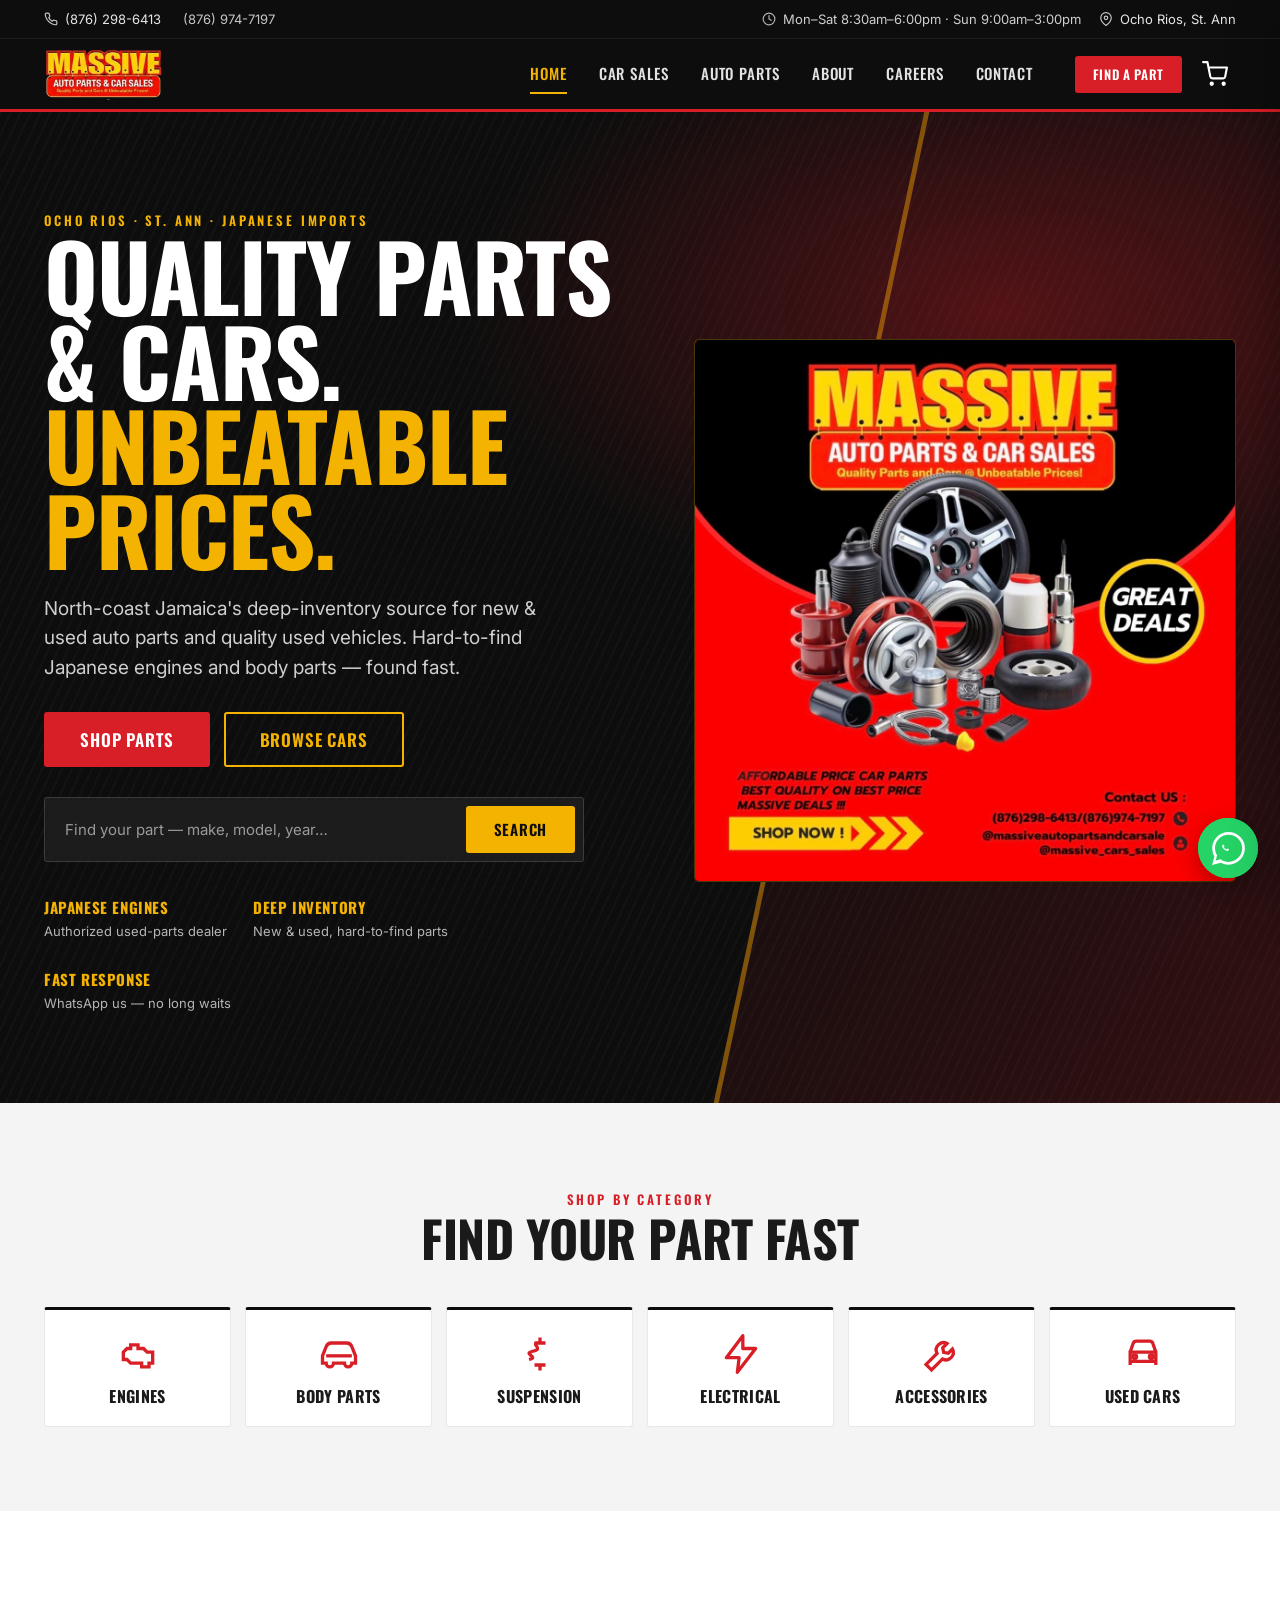
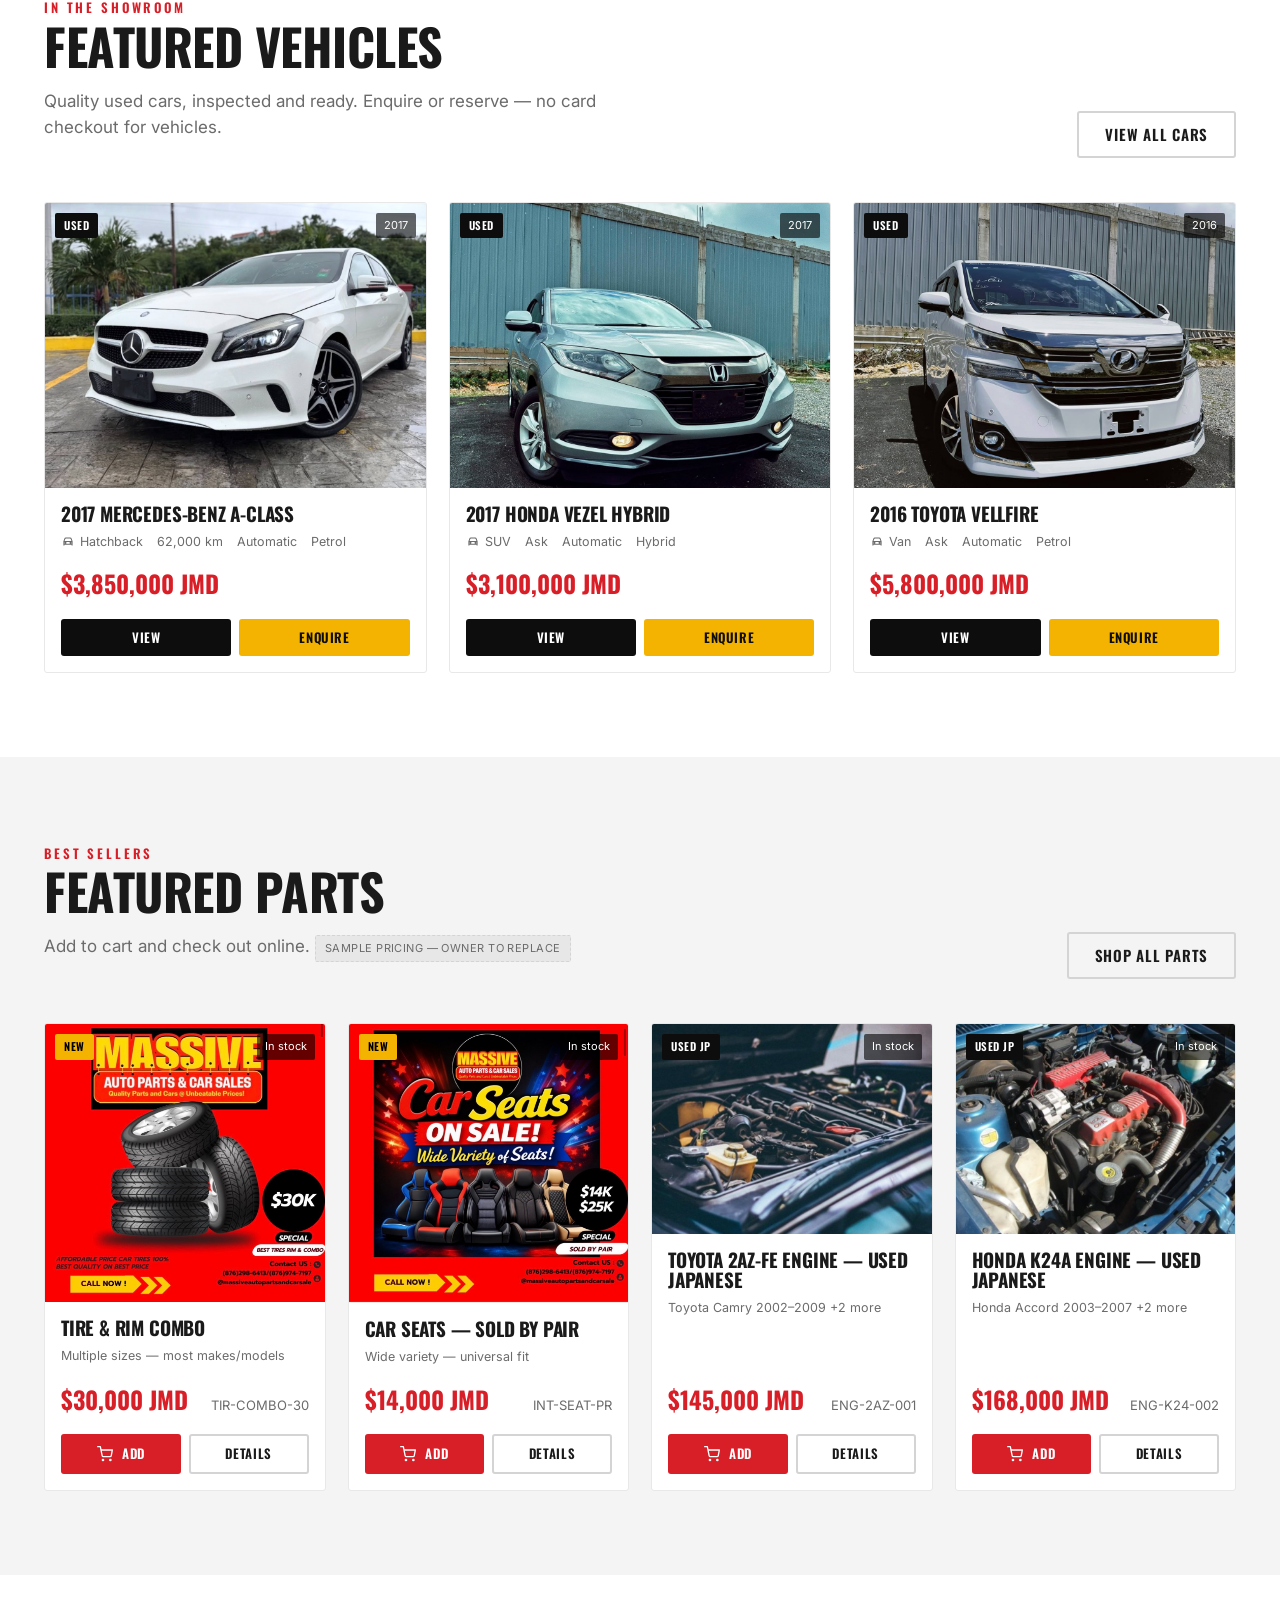
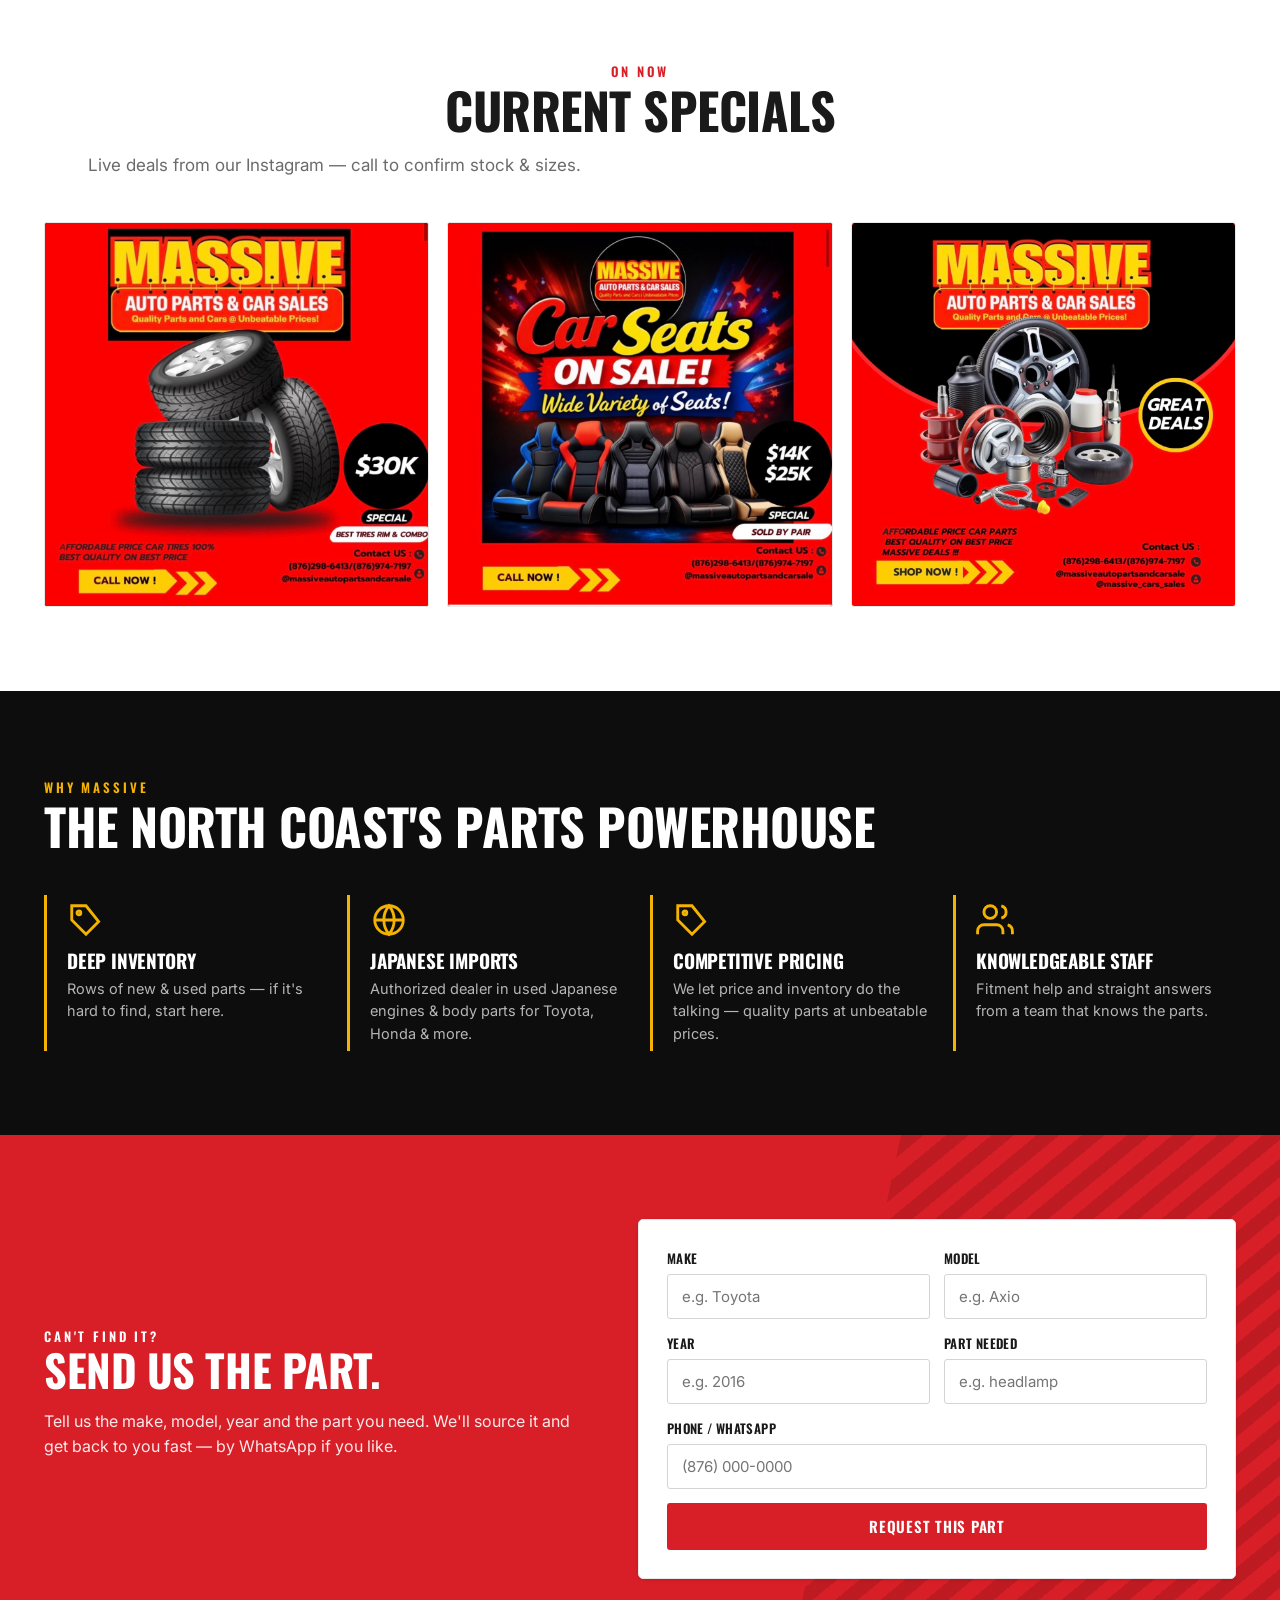
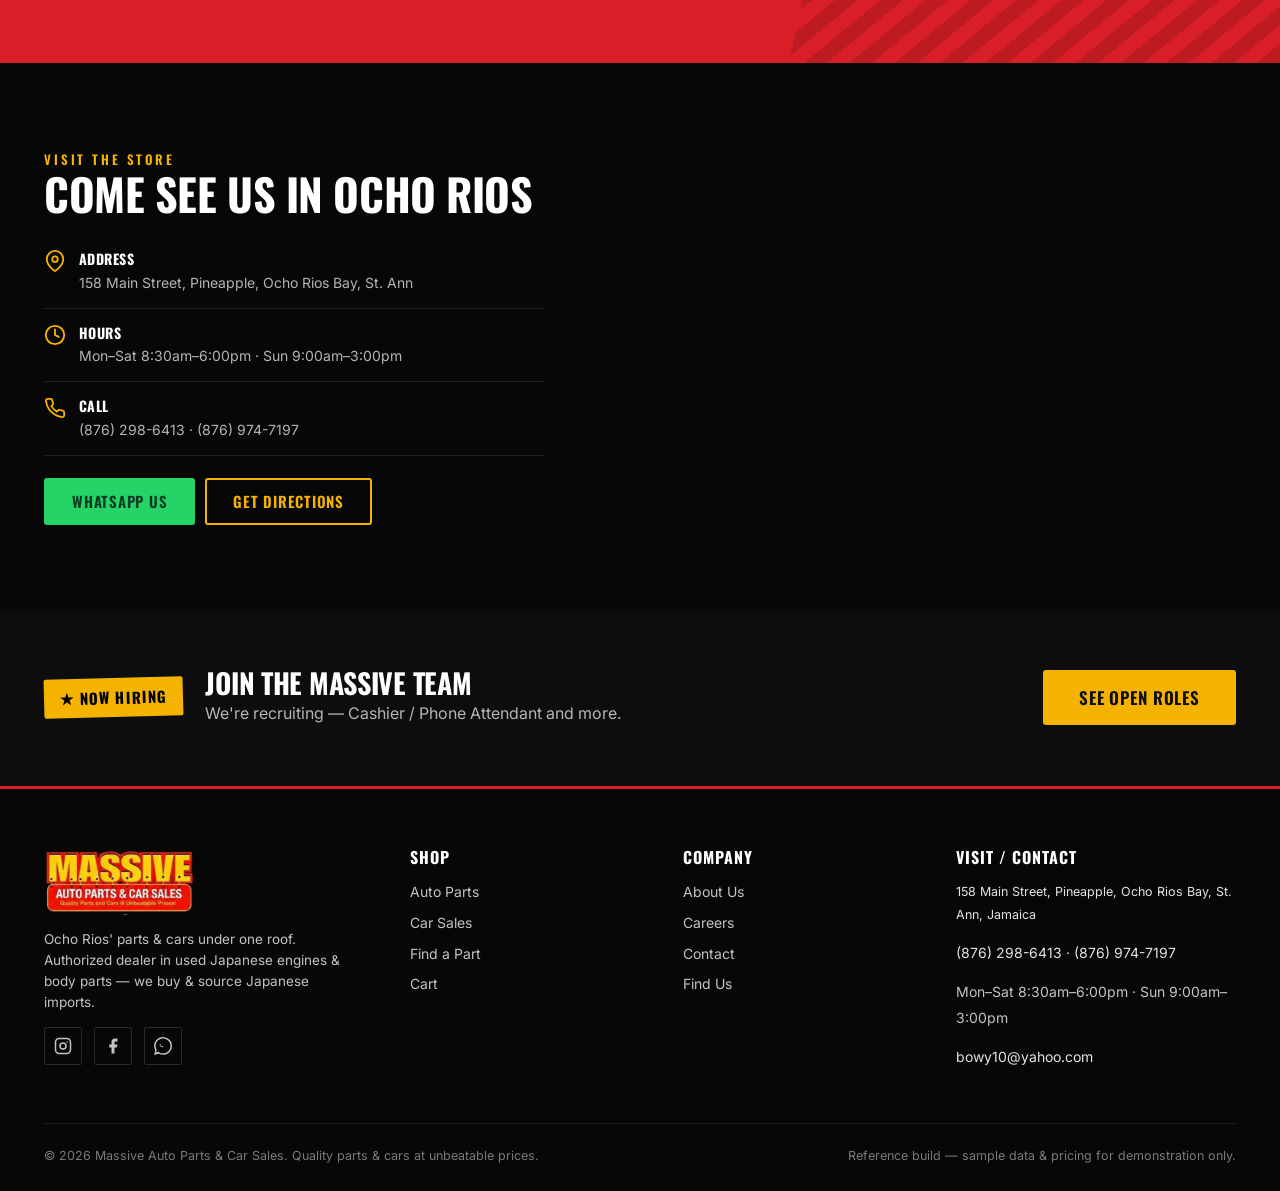
<file: index.html>
<!DOCTYPE html>
<html lang="en">
<head>
<meta charset="UTF-8">
<meta name="viewport" content="width=device-width, initial-scale=1.0">
<title>Massive Auto Parts &amp; Car Sales — Quality Parts &amp; Cars, Ocho Rios</title>
<meta name="description" content="Massive Auto Parts & Car Sales — Ocho Rios' deepest auto-parts inventory and car sales. Authorized dealer in used Japanese engines & body parts. Quality parts and cars at unbeatable prices.">
<link rel="preconnect" href="https://fonts.googleapis.com">
<link rel="preconnect" href="https://fonts.gstatic.com" crossorigin>
<link href="https://fonts.googleapis.com/css2?family=Oswald:wght@400;500;600;700&family=Anton&family=Inter:wght@400;500;600;700&display=swap" rel="stylesheet">
<link rel="stylesheet" href="assets/css/styles.css">
<script type="application/ld+json">
{
  "@context":"https://schema.org",
  "@type":["AutoPartsStore","AutoDealer","LocalBusiness"],
  "name":"Massive Auto Parts & Car Sales",
  "image":"",
  "address":{"@type":"PostalAddress","streetAddress":"158 Main Street, Pineapple","addressLocality":"Ocho Rios Bay","addressRegion":"St. Ann","addressCountry":"JM"},
  "geo":{"@type":"GeoCoordinates","latitude":18.4119,"longitude":-77.09812},
  "telephone":"+18762986413",
  "openingHours":["Mo-Sa 08:30-18:00","Su 09:00-15:00"],
  "slogan":"Quality Parts and Cars @ Unbeatable Prices!"
}
</script>
</head>
<body data-page="home">
<div id="site-header-slot"></div>

<!-- ===================== HERO ===================== -->
<section class="hero" data-screen-label="Home Hero">
  <div class="speedbar"></div>
  <div class="container">
    <div class="hero-grid">
      <div>
        <span class="eyebrow on-dark">Ocho Rios · St. Ann · Japanese Imports</span>
        <h1>Quality Parts<br>&amp; Cars.<br><span class="l2">Unbeatable Prices.</span></h1>
        <p class="lede">North-coast Jamaica's deep-inventory source for new &amp; used auto parts and quality used vehicles. Hard-to-find Japanese engines and body parts — found fast.</p>
        <div class="hero-cta">
          <a class="btn btn-red btn-lg" href="parts.html">Shop Parts</a>
          <a class="btn btn-gold-outline btn-lg" href="cars.html">Browse Cars</a>
        </div>
        <form class="hero-search" action="parts.html" method="get" role="search">
          <input type="text" name="q" placeholder="Find your part — make, model, year…" aria-label="Search parts">
          <button class="btn btn-gold" type="submit">Search</button>
        </form>
        <div class="hero-badges">
          <div class="hero-badge"><b>Japanese Engines</b><span>Authorized used-parts dealer</span></div>
          <div class="hero-badge"><b>Deep Inventory</b><span>New &amp; used, hard-to-find parts</span></div>
          <div class="hero-badge"><b>Fast Response</b><span>WhatsApp us — no long waits</span></div>
        </div>
      </div>
      <div class="hero-visual hero-flyer">
        <img src="assets/img/hero-deals.jpg" alt="Massive Auto Parts & Car Sales — great deals on affordable car parts">
      </div>
    </div>
  </div>
</section>

<!-- ===================== QUICK-PICK CATEGORIES ===================== -->
<section class="section light">
  <div class="container">
    <div class="section-head center">
      <span class="eyebrow">Shop by category</span>
      <h2>Find Your Part Fast</h2>
    </div>
    <div class="cat-grid" id="catGrid"></div>
  </div>
</section>

<!-- ===================== FEATURED VEHICLES ===================== -->
<section class="section">
  <div class="container">
    <div class="section-head" style="display:flex;justify-content:space-between;align-items:flex-end;gap:20px;flex-wrap:wrap">
      <div>
        <span class="eyebrow">In the showroom</span>
        <h2>Featured Vehicles</h2>
        <p>Quality used cars, inspected and ready. Enquire or reserve — no card checkout for vehicles.</p>
      </div>
      <a class="btn btn-ghost" href="cars.html">View All Cars</a>
    </div>
    <div class="card-grid grid-3" id="featuredVehicles"></div>
  </div>
</section>

<!-- ===================== FEATURED PARTS ===================== -->
<section class="section light">
  <div class="container">
    <div class="section-head" style="display:flex;justify-content:space-between;align-items:flex-end;gap:20px;flex-wrap:wrap">
      <div>
        <span class="eyebrow">Best sellers</span>
        <h2>Featured Parts</h2>
        <p>Add to cart and check out online. <span class="sample-note">Sample pricing — owner to replace</span></p>
      </div>
      <a class="btn btn-ghost" href="parts.html">Shop All Parts</a>
    </div>
    <div class="card-grid grid-4" id="featuredParts"></div>
  </div>
</section>

<!-- ===================== CURRENT SPECIALS ===================== -->
<section class="section">
  <div class="container">
    <div class="section-head center">
      <span class="eyebrow">On now</span>
      <h2>Current Specials</h2>
      <p>Live deals from our Instagram — call to confirm stock &amp; sizes.</p>
    </div>
    <div class="specials-grid">
      <a class="special-tile" href="parts.html?cat=Tires%20%26%20Rims">
        <img src="assets/img/promo-tires.jpg" alt="Tire and rim combo special from $30K" loading="lazy">
      </a>
      <a class="special-tile" href="parts.html?cat=Interior">
        <img src="assets/img/promo-seats.jpg" alt="Car seats on sale, wide variety, from $14K" loading="lazy">
      </a>
      <a class="special-tile" href="parts.html">
        <img src="assets/img/promo-parts.jpg" alt="Great deals on affordable price car parts" loading="lazy">
      </a>
    </div>
  </div>
</section>

<!-- ===================== WHY MASSIVE ===================== -->
<section class="section dark">
  <div class="container">
    <div class="section-head">
      <span class="eyebrow on-dark">Why Massive</span>
      <h2>The North Coast's Parts Powerhouse</h2>
    </div>
    <div class="value-grid">
      <div class="value-card">
        <div class="vc-ic" id="vi1"></div>
        <h4>Deep Inventory</h4>
        <p>Rows of new &amp; used parts — if it's hard to find, start here.</p>
      </div>
      <div class="value-card">
        <div class="vc-ic" id="vi2"></div>
        <h4>Japanese Imports</h4>
        <p>Authorized dealer in used Japanese engines &amp; body parts for Toyota, Honda &amp; more.</p>
      </div>
      <div class="value-card">
        <div class="vc-ic" id="vi3"></div>
        <h4>Competitive Pricing</h4>
        <p>We let price and inventory do the talking — quality parts at unbeatable prices.</p>
      </div>
      <div class="value-card">
        <div class="vc-ic" id="vi4"></div>
        <h4>Knowledgeable Staff</h4>
        <p>Fitment help and straight answers from a team that knows the parts.</p>
      </div>
    </div>
  </div>
</section>

<!-- ===================== PARTS REQUEST STRIP ===================== -->
<section class="section request-strip" id="parts-request">
  <div class="container">
    <div class="request-inner">
      <div>
        <span class="eyebrow on-dark" style="color:#fff">Can't find it?</span>
        <h2>Send Us The Part.</h2>
        <p>Tell us the make, model, year and the part you need. We'll source it and get back to you fast — by WhatsApp if you like.</p>
      </div>
      <div class="form-card" style="color:var(--ink)">
        <form class="form" data-demo-form>
          <div class="hp"><label>Leave blank<input type="text" tabindex="-1" autocomplete="off"></label></div>
          <div class="row">
            <div class="field"><label>Make</label><input type="text" name="make" placeholder="e.g. Toyota" required></div>
            <div class="field"><label>Model</label><input type="text" name="model" placeholder="e.g. Axio"></div>
          </div>
          <div class="row">
            <div class="field"><label>Year</label><input type="text" name="year" placeholder="e.g. 2016"></div>
            <div class="field"><label>Part needed</label><input type="text" name="part" placeholder="e.g. headlamp" required></div>
          </div>
          <div class="field"><label>Phone / WhatsApp</label><input type="tel" name="phone" placeholder="(876) 000-0000" required></div>
          <button class="btn btn-red btn-block" type="submit">Request This Part</button>
          <div class="form-msg" role="status"></div>
        </form>
      </div>
    </div>
  </div>
</section>

<!-- ===================== VISIT US ===================== -->
<section class="section darker">
  <div class="container">
    <div class="visit-grid">
      <div class="visit-info">
        <span class="eyebrow on-dark">Visit the store</span>
        <h2 style="font-size:clamp(28px,3.6vw,44px);margin-bottom:18px">Come See Us In Ocho Rios</h2>
        <div class="vline"><svg></svg><div><b>Address</b><span>158 Main Street, Pineapple, Ocho Rios Bay, St. Ann</span></div></div>
        <div class="vline"><svg></svg><div><b>Hours</b><span>Mon–Sat 8:30am–6:00pm · Sun 9:00am–3:00pm</span></div></div>
        <div class="vline"><svg></svg><div><b>Call</b><span>(876) 298-6413 · (876) 974-7197</span></div></div>
        <div style="display:flex;gap:10px;margin-top:22px;flex-wrap:wrap">
          <a class="btn btn-whatsapp" id="visitWa" target="_blank" rel="noopener">WhatsApp Us</a>
          <a class="btn btn-gold-outline" id="visitMap" target="_blank" rel="noopener">Get Directions</a>
        </div>
      </div>
      <div>
        <iframe class="map-embed" title="Map to Massive Auto Parts" loading="lazy" allowfullscreen
          src="https://www.google.com/maps?q=18.4119,-77.09812&z=15&output=embed"></iframe>
      </div>
    </div>
  </div>
</section>

<!-- ===================== NOW HIRING TEASER ===================== -->
<section class="section" style="background:var(--massive-black);color:#fff;padding:60px 0">
  <div class="container" style="display:flex;justify-content:space-between;align-items:center;gap:24px;flex-wrap:wrap">
    <div style="display:flex;align-items:center;gap:22px;flex-wrap:wrap">
      <span class="hiring-badge">★ Now Hiring</span>
      <div>
        <h2 style="font-size:28px">Join The Massive Team</h2>
        <p style="color:#b5b5b5;margin:4px 0 0">We're recruiting — Cashier / Phone Attendant and more.</p>
      </div>
    </div>
    <a class="btn btn-gold btn-lg" href="careers.html">See Open Roles</a>
  </div>
</section>

<div id="site-footer-slot"></div>

<script src="assets/js/data.js"></script>
<script src="assets/js/app.js"></script>
<script src="assets/js/render.js"></script>
<script>
document.addEventListener("DOMContentLoaded", () => {
  // Category tiles
  const cats = [
    {name:"Engines", icon:"engine", href:"parts.html?cat=Engines"},
    {name:"Body Parts", icon:"body", href:"parts.html?cat=Body%20Parts"},
    {name:"Suspension", icon:"suspension", href:"parts.html?cat=Suspension"},
    {name:"Electrical", icon:"electrical", href:"parts.html?cat=Electrical"},
    {name:"Accessories", icon:"accessories", href:"parts.html?cat=Accessories"},
    {name:"Used Cars", icon:"car", href:"cars.html"},
  ];
  renderInto("#catGrid", cats.map(c => `
    <a class="cat-tile" href="${c.href}">
      <div class="ic">${IC[c.icon]}</div>
      <h4>${c.name}</h4>
    </a>`).join(""));

  // Featured
  renderInto("#featuredVehicles", VEHICLES.filter(v=>v.featured).slice(0,3).map(vehicleCard).join(""));
  renderInto("#featuredParts", PARTS.filter(p=>p.featured).slice(0,4).map(partCard).join(""));

  // Value icons
  document.getElementById("vi1").innerHTML = IC.tag;
  document.getElementById("vi2").innerHTML = IC.globe;
  document.getElementById("vi3").innerHTML = IC.tag;
  document.getElementById("vi4").innerHTML = IC.users;

  // Visit icons + links
  const lines = document.querySelectorAll(".visit-info .vline");
  lines[0].querySelector("svg")?.replaceWith(htmlToNode(IC.pin));
  lines[1].querySelector("svg")?.replaceWith(htmlToNode(IC.clock));
  lines[2].querySelector("svg")?.replaceWith(htmlToNode(IC.phone));
  document.getElementById("visitWa").href = WA_LINK("Hi Massive Auto — I'd like to visit. Are you open now?");
  document.getElementById("visitMap").href = `https://www.google.com/maps/search/?api=1&query=${BIZ.gps.lat},${BIZ.gps.lng}`;
});
function htmlToNode(html){ const t=document.createElement("template"); t.innerHTML=html.trim(); return t.content.firstChild; }
</script>
</body>
</html>
</file>
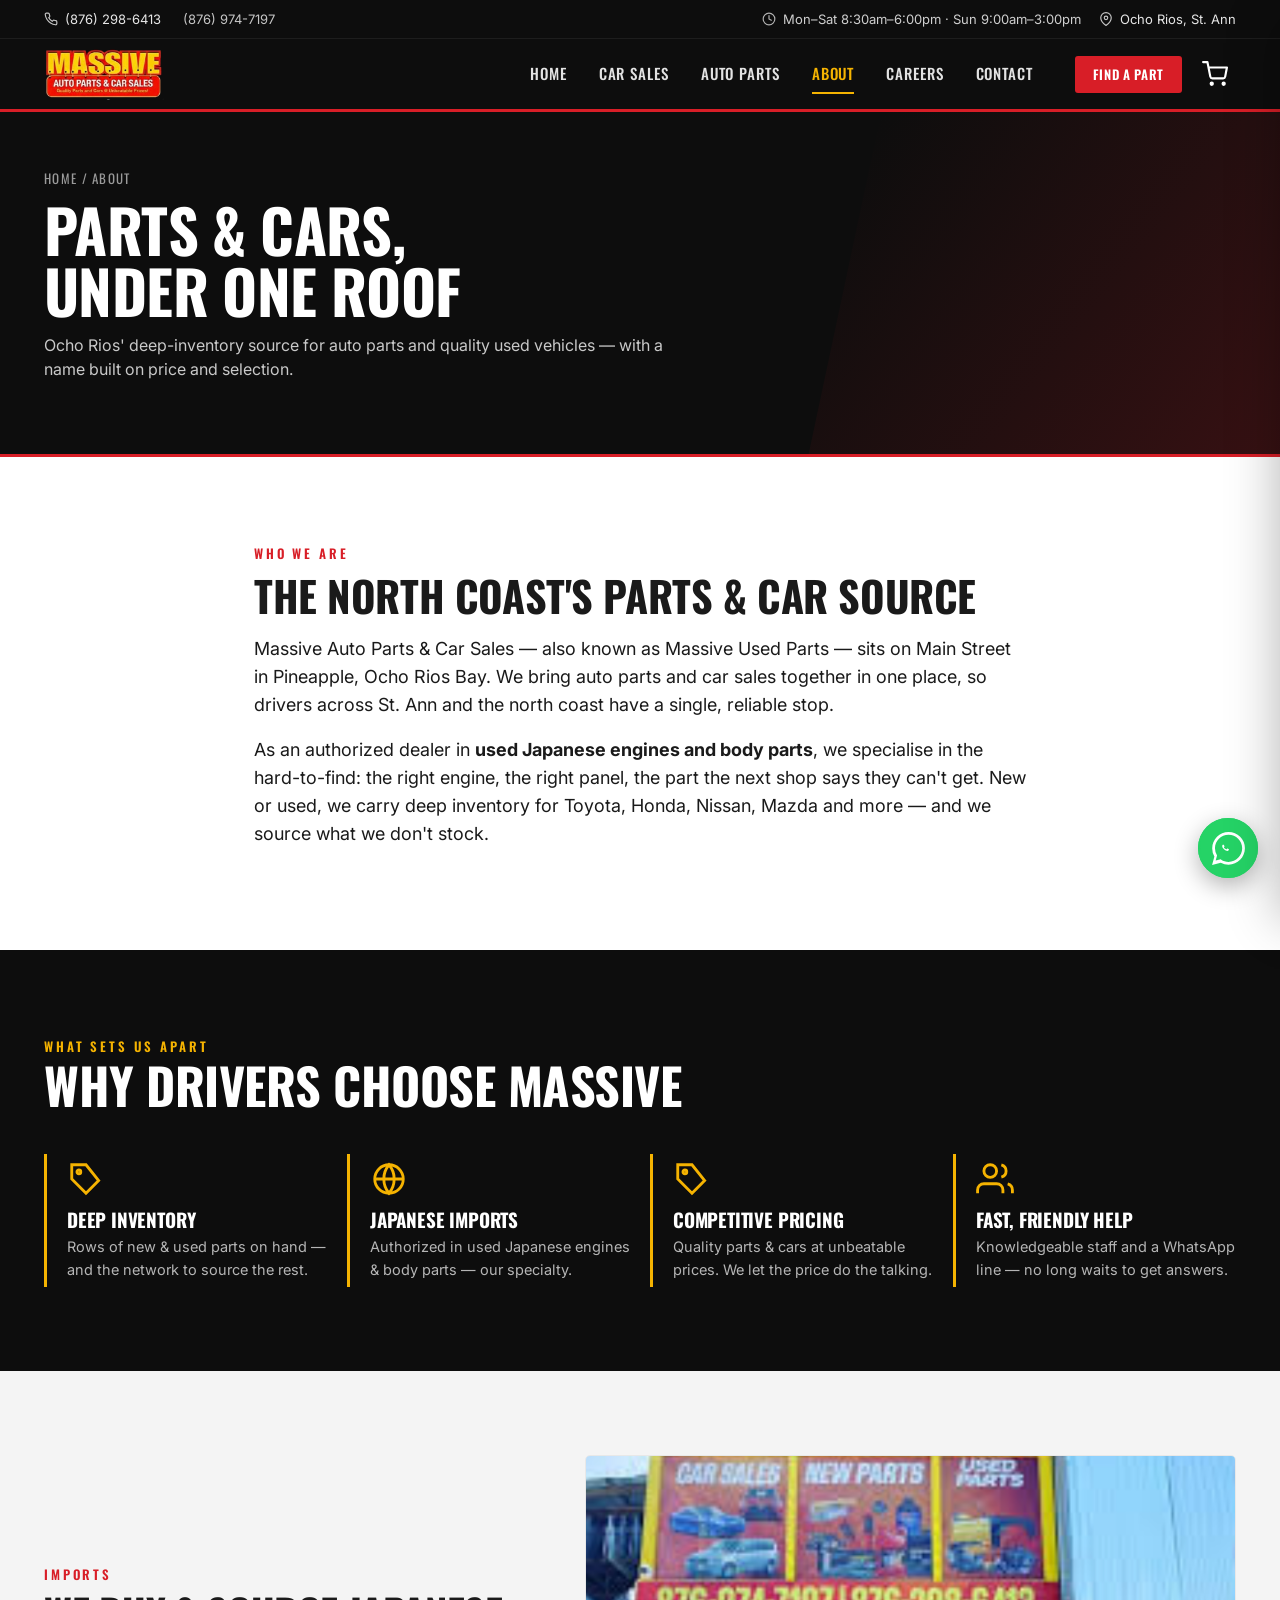
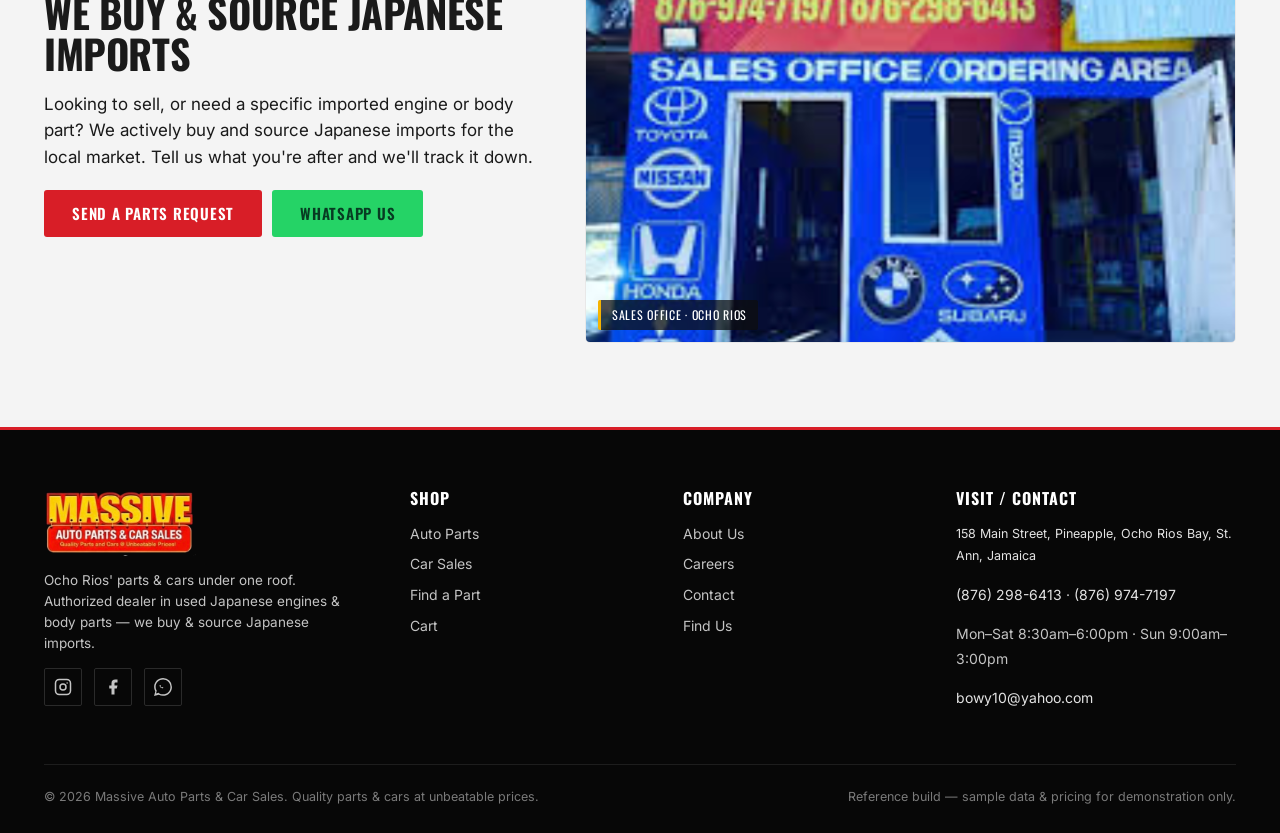
<file: about.html>
<!DOCTYPE html>
<html lang="en">
<head>
<meta charset="UTF-8">
<meta name="viewport" content="width=device-width, initial-scale=1.0">
<title>About — Massive Auto Parts &amp; Car Sales</title>
<meta name="description" content="Massive Auto Parts & Car Sales — Ocho Rios' parts and cars under one roof. Authorized dealer in used Japanese engines & body parts.">
<link rel="preconnect" href="https://fonts.googleapis.com">
<link rel="preconnect" href="https://fonts.gstatic.com" crossorigin>
<link href="https://fonts.googleapis.com/css2?family=Oswald:wght@400;500;600;700&family=Anton&family=Inter:wght@400;500;600;700&display=swap" rel="stylesheet">
<link rel="stylesheet" href="assets/css/styles.css">
</head>
<body data-page="about">
<div id="site-header-slot"></div>

<section class="page-hero" data-screen-label="About">
  <div class="container">
    <div class="crumb"><a href="index.html">Home</a> / About</div>
    <h1>Parts &amp; Cars,<br>Under One Roof</h1>
    <p>Ocho Rios' deep-inventory source for auto parts and quality used vehicles — with a name built on price and selection.</p>
  </div>
</section>

<section class="section">
  <div class="container" style="max-width:820px">
    <span class="eyebrow">Who we are</span>
    <h2 style="font-size:clamp(28px,3.6vw,42px);margin:8px 0 18px">The North Coast's Parts &amp; Car Source</h2>
    <p style="font-size:18px;color:var(--ink)">Massive Auto Parts &amp; Car Sales — also known as Massive Used Parts — sits on Main Street in Pineapple, Ocho Rios Bay. We bring auto parts and car sales together in one place, so drivers across St. Ann and the north coast have a single, reliable stop.</p>
    <p style="font-size:18px;color:var(--ink);margin-top:14px">As an authorized dealer in <b>used Japanese engines and body parts</b>, we specialise in the hard-to-find: the right engine, the right panel, the part the next shop says they can't get. New or used, we carry deep inventory for Toyota, Honda, Nissan, Mazda and more — and we source what we don't stock.</p>
  </div>
</section>

<section class="section dark">
  <div class="container">
    <div class="section-head"><span class="eyebrow on-dark">What sets us apart</span><h2>Why Drivers Choose Massive</h2></div>
    <div class="value-grid">
      <div class="value-card"><div class="vc-ic" id="a1"></div><h4>Deep Inventory</h4><p>Rows of new &amp; used parts on hand — and the network to source the rest.</p></div>
      <div class="value-card"><div class="vc-ic" id="a2"></div><h4>Japanese Imports</h4><p>Authorized in used Japanese engines &amp; body parts — our specialty.</p></div>
      <div class="value-card"><div class="vc-ic" id="a3"></div><h4>Competitive Pricing</h4><p>Quality parts &amp; cars at unbeatable prices. We let the price do the talking.</p></div>
      <div class="value-card"><div class="vc-ic" id="a4"></div><h4>Fast, Friendly Help</h4><p>Knowledgeable staff and a WhatsApp line — no long waits to get answers.</p></div>
    </div>
  </div>
</section>

<section class="section light">
  <div class="container">
    <div class="visit-grid">
      <div>
        <span class="eyebrow">Imports</span>
        <h2 style="font-size:clamp(26px,3.4vw,40px);margin:6px 0 14px">We Buy &amp; Source Japanese Imports</h2>
        <p style="font-size:17px">Looking to sell, or need a specific imported engine or body part? We actively buy and source Japanese imports for the local market. Tell us what you're after and we'll track it down.</p>
        <div style="display:flex;gap:10px;margin-top:20px;flex-wrap:wrap">
          <a class="btn btn-red" href="contact.html#parts-request">Send a Parts Request</a>
          <a class="btn btn-whatsapp" id="aboutWa" target="_blank" rel="noopener">WhatsApp Us</a>
        </div>
      </div>
      <div class="about-photo" id="aboutImg">
        <img src="assets/img/storefront-office.png" alt="Massive sales office and ordering area, Ocho Rios">
        <span class="hero-photo-tag">Sales office · Ocho Rios</span>
      </div>
    </div>
  </div>
</section>

<div id="site-footer-slot"></div>

<script src="assets/js/data.js"></script>
<script src="assets/js/app.js"></script>
<script src="assets/js/render.js"></script>
<script>
document.addEventListener("DOMContentLoaded", () => {
  document.getElementById("a1").innerHTML = IC.tag;
  document.getElementById("a2").innerHTML = IC.globe;
  document.getElementById("a3").innerHTML = IC.tag;
  document.getElementById("a4").innerHTML = IC.users;
  document.getElementById("aboutWa").href = WA_LINK("Hi Massive Auto — I'd like to ask about Japanese imports.");
});
</script>
</body>
</html>
</file>
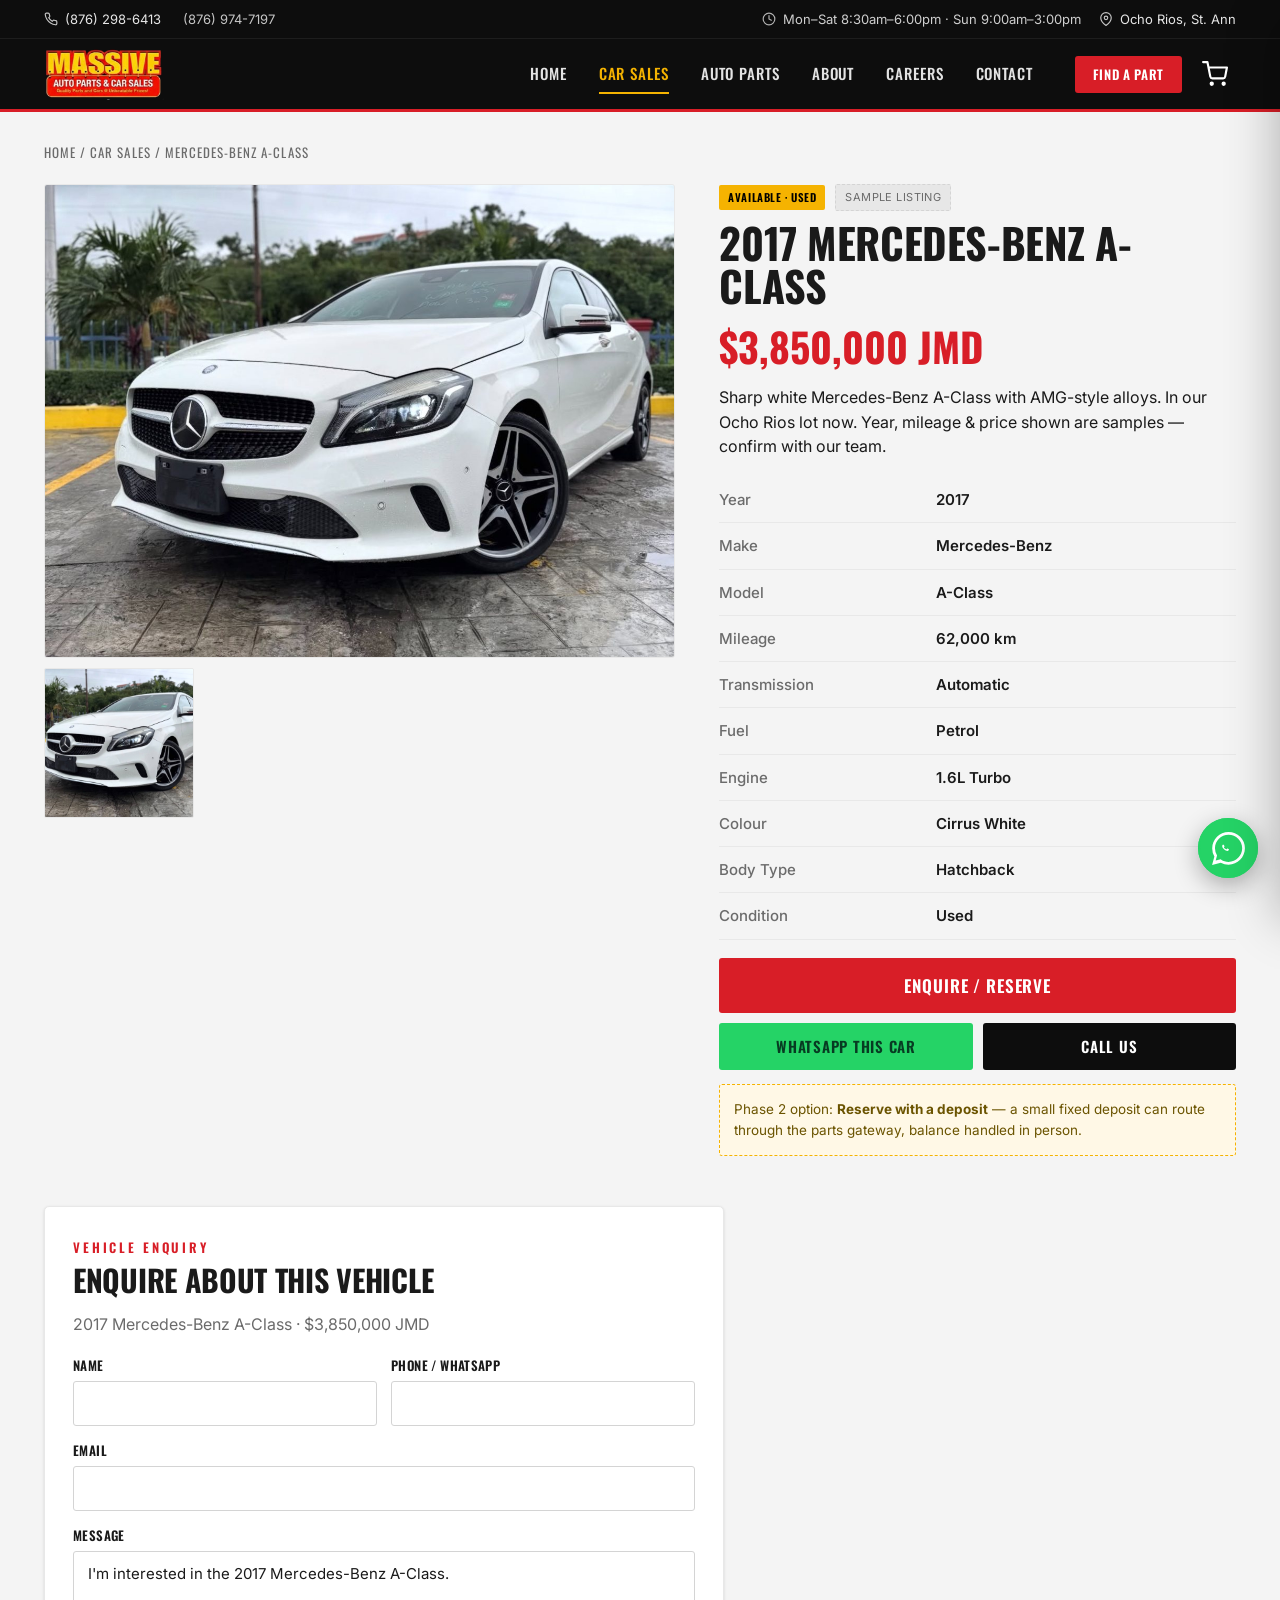
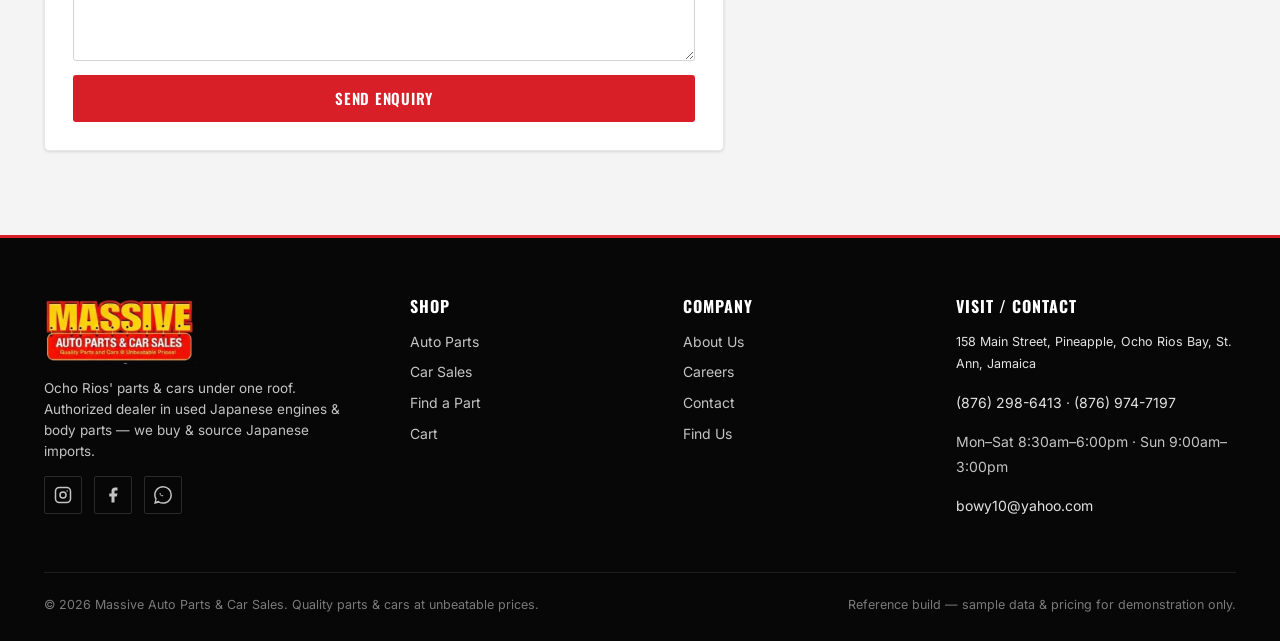
<file: car-detail.html>
<!DOCTYPE html>
<html lang="en">
<head>
<meta charset="UTF-8">
<meta name="viewport" content="width=device-width, initial-scale=1.0">
<title>Vehicle Detail — Massive Auto Parts &amp; Car Sales</title>
<meta name="description" content="Vehicle detail — specs, photos and price. Enquire, reserve, WhatsApp or call about this car.">
<link rel="preconnect" href="https://fonts.googleapis.com">
<link rel="preconnect" href="https://fonts.gstatic.com" crossorigin>
<link href="https://fonts.googleapis.com/css2?family=Oswald:wght@400;500;600;700&family=Anton&family=Inter:wght@400;500;600;700&display=swap" rel="stylesheet">
<link rel="stylesheet" href="assets/css/styles.css">
</head>
<body data-page="cars">
<div id="site-header-slot"></div>

<section class="section light" style="padding:30px 0 84px">
  <div class="container">
    <div class="crumb" style="font-size:13px;color:var(--gray-600);margin-bottom:22px;font-family:var(--font-display);text-transform:uppercase;letter-spacing:.08em">
      <a href="index.html" style="color:var(--gray-600)">Home</a> / <a href="cars.html" style="color:var(--gray-600)">Car Sales</a> / <span id="crumbName"></span>
    </div>
    <div class="detail-grid" id="vWrap"></div>
  </div>
</section>

<div id="site-footer-slot"></div>

<script src="assets/js/data.js"></script>
<script src="assets/js/app.js"></script>
<script src="assets/js/render.js"></script>
<script>
document.addEventListener("DOMContentLoaded", () => {
  const v = VEHICLES.find(x=>x.id===qs("id")) || VEHICLES[0];
  document.getElementById("crumbName").textContent = v.title;
  document.title = `${v.year} ${v.title} — Massive Auto`;

  const thumbs = Array.from({length:v.images}).map(()=>thumbMedia(v,"car")).join("");
  const statusBadge = v.status==="Available"
    ? `<span class="badge badge-new" style="position:static;display:inline-block">Available · ${v.condition}</span>`
    : `<span class="badge badge-reserved" style="position:static;display:inline-block">${v.status}</span>`;
  const specs = [
    ["Year", v.year],["Make", v.make],["Model", v.model],["Mileage", v.mileage],
    ["Transmission", v.transmission],["Fuel", v.fuel],["Engine", v.engine],
    ["Colour", v.colour],["Body Type", v.bodyType],["Condition", v.condition]
  ];

  document.getElementById("vWrap").innerHTML = `
    <div class="gallery">
      <div class="main-img">${thumbMedia(v,"car")}</div>
      <div class="thumbs">${thumbs}</div>
    </div>
    <div class="detail-info">
      <div style="display:flex;gap:10px;align-items:center;margin-bottom:10px">${statusBadge}<span class="sample-note">Sample listing</span></div>
      <h1>${v.year} ${v.title}</h1>
      <div class="detail-price">${fmtJMD(v.price)}</div>
      <p style="margin:8px 0 14px;color:var(--ink)">${v.description}</p>
      <table class="spec-table">${specs.map(s=>`<tr><td>${s[0]}</td><td>${s[1]}</td></tr>`).join("")}</table>
      <div class="detail-cta" id="vcta">
        <a class="btn btn-red btn-lg btn-block" href="#enquire">Enquire / Reserve</a>
        <div style="display:flex;gap:10px">
          <a class="btn btn-whatsapp" id="vWa" target="_blank" rel="noopener" style="flex:1">WhatsApp This Car</a>
          <a class="btn btn-dark" id="vCall" style="flex:1">Call Us</a>
        </div>
      </div>
      <div class="golive-note">Phase 2 option: <b>Reserve with a deposit</b> — a small fixed deposit can route through the parts gateway, balance handled in person.</div>
    </div>`;

  document.getElementById("vWa").href = WA_LINK(`Hi Massive Auto — I'm interested in the ${v.year} ${v.title} (${fmtJMD(v.price)}). Is it still available?`);
  document.getElementById("vCall").href = TEL(BIZ.phone1);

  // enquiry form section
  document.getElementById("vWrap").insertAdjacentHTML("afterend", `
    <div class="container" id="enquire" style="padding:0;margin-top:50px">
      <div class="form-card" style="max-width:680px">
        <span class="eyebrow">Vehicle enquiry</span>
        <h2 style="font-size:30px;margin:6px 0 4px">Enquire About This Vehicle</h2>
        <p style="color:var(--gray-600);margin-bottom:18px">${v.year} ${v.title} · ${fmtJMD(v.price)}</p>
        <form class="form" data-demo-form>
          <div class="hp"><label>Leave blank<input type="text" tabindex="-1" autocomplete="off"></label></div>
          <input type="hidden" name="intent" value="vehicle-enquiry" class="keep">
          <input type="hidden" name="vehicle" value="${v.year} ${v.title}" class="keep">
          <div class="row">
            <div class="field"><label>Name</label><input type="text" name="name" required></div>
            <div class="field"><label>Phone / WhatsApp</label><input type="tel" name="phone" required></div>
          </div>
          <div class="field"><label>Email</label><input type="email" name="email"></div>
          <div class="field"><label>Message</label><textarea name="message" placeholder="Is this still available? Can I view it this week?">I'm interested in the ${v.year} ${v.title}.</textarea></div>
          <button class="btn btn-red btn-block" type="submit">Send Enquiry</button>
          <div class="form-msg" role="status"></div>
        </form>
      </div>
    </div>`);
  document.querySelectorAll("form[data-demo-form]").forEach(wireForm);
});
</script>
</body>
</html>
</file>
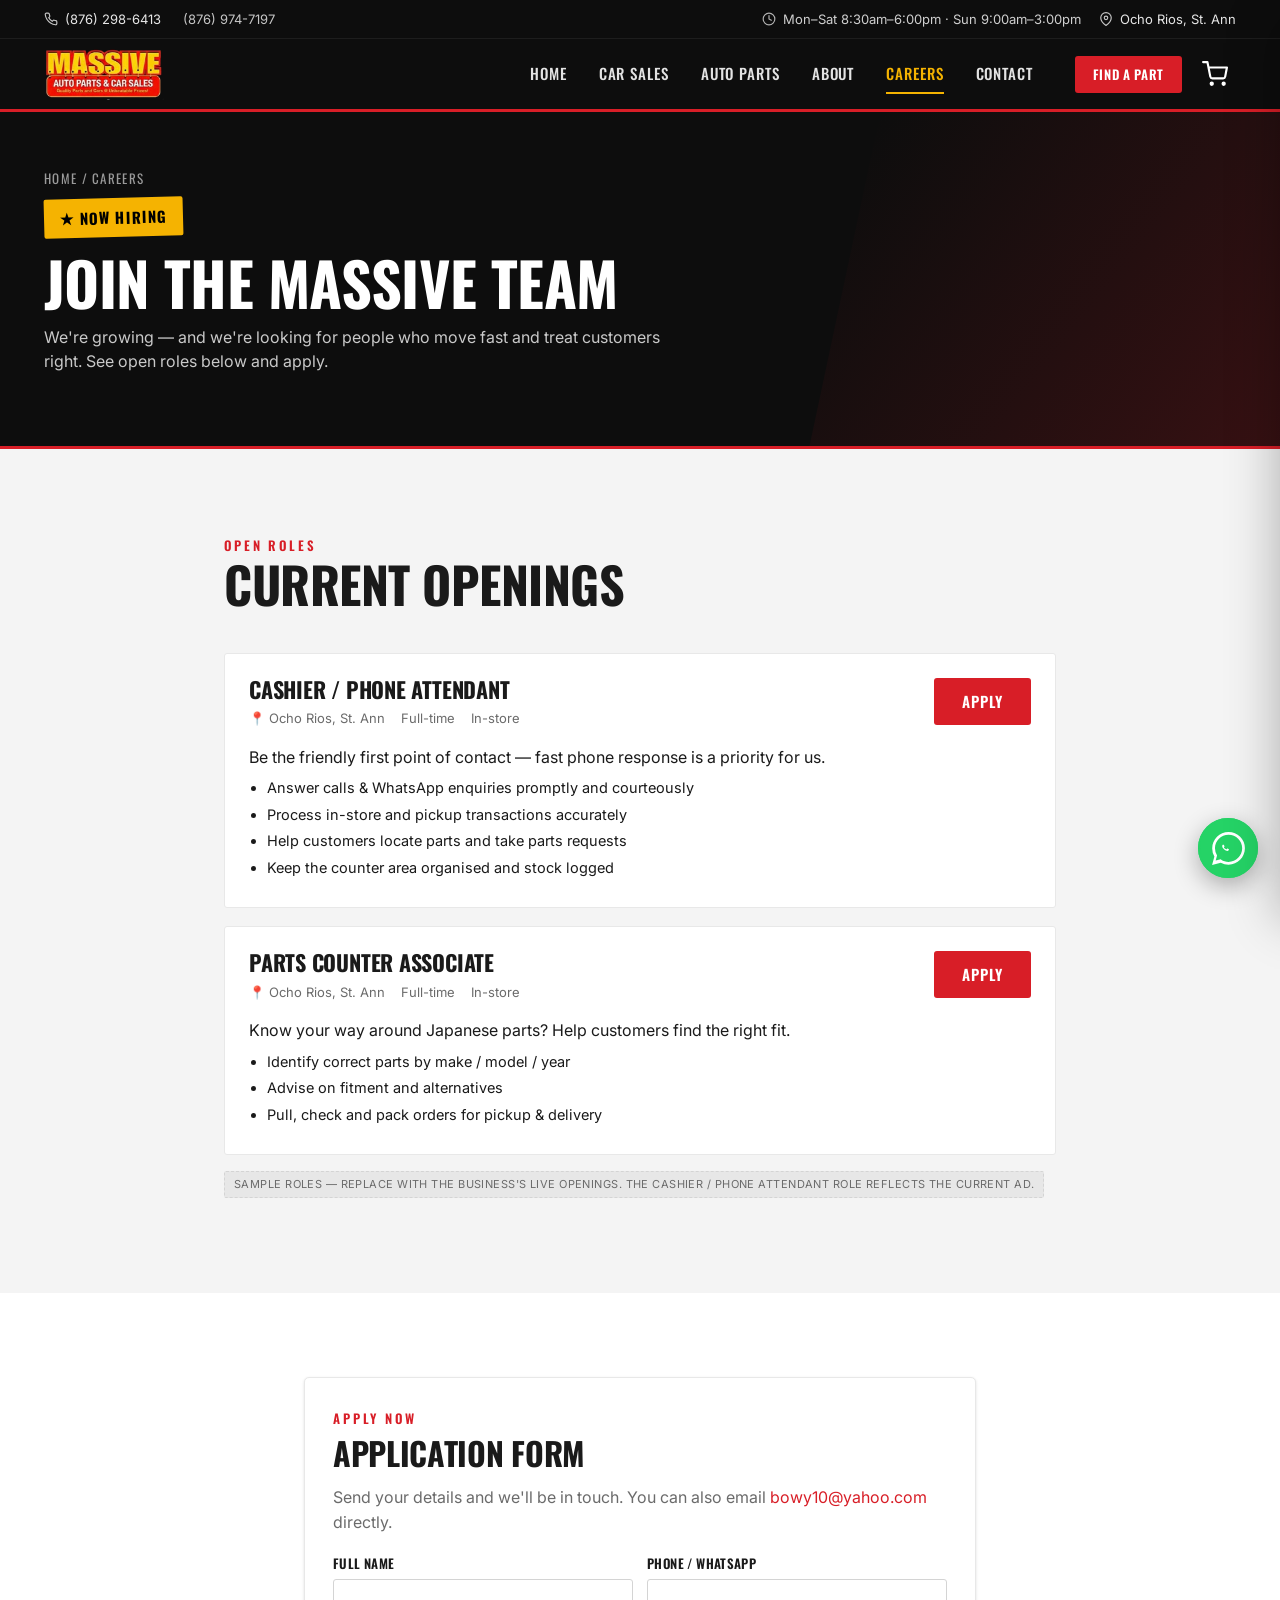
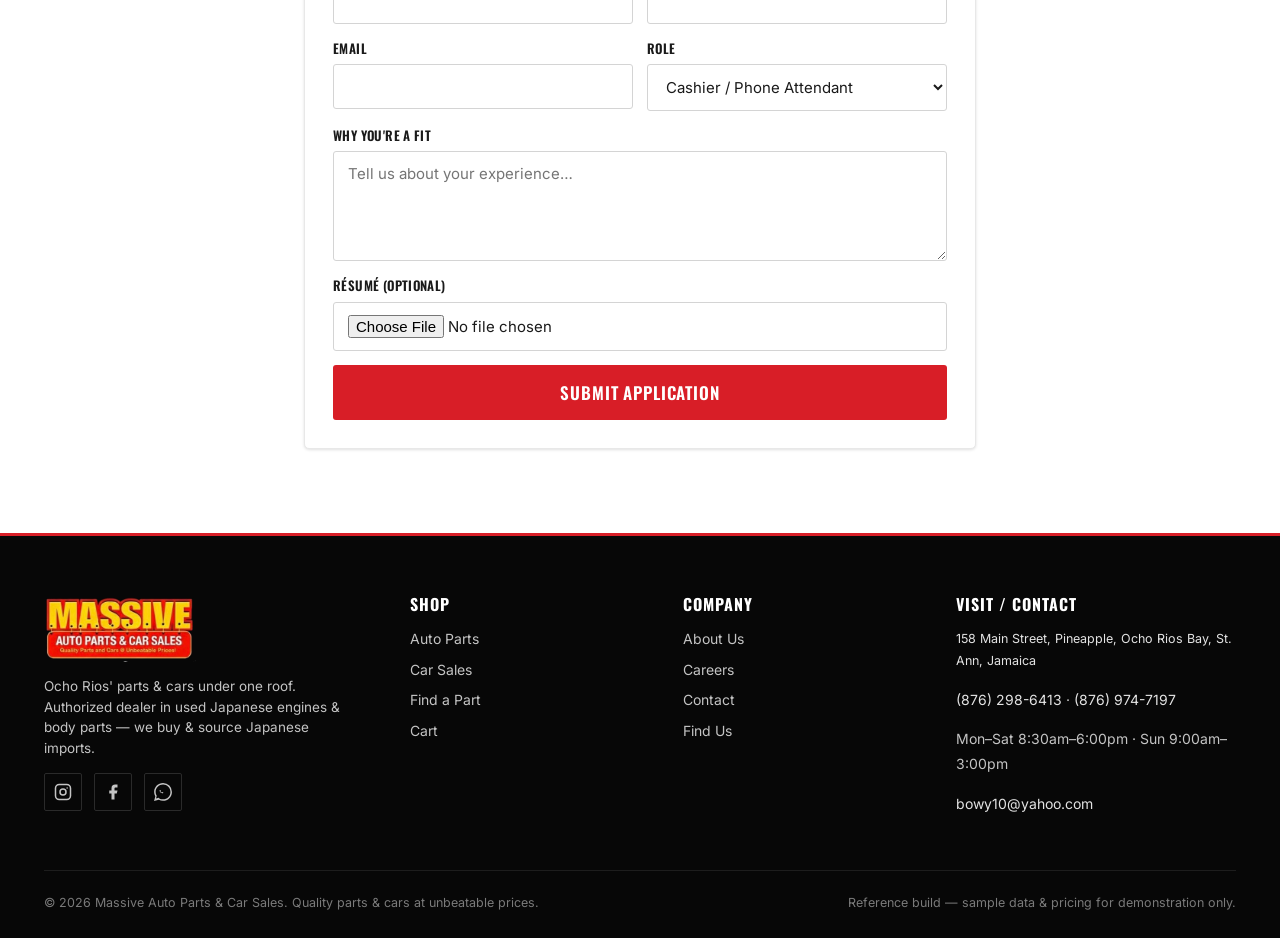
<file: careers.html>
<!DOCTYPE html>
<html lang="en">
<head>
<meta charset="UTF-8">
<meta name="viewport" content="width=device-width, initial-scale=1.0">
<title>Careers — Now Hiring | Massive Auto Parts &amp; Car Sales</title>
<meta name="description" content="Now hiring at Massive Auto Parts & Car Sales in Ocho Rios. View open roles and apply — Cashier / Phone Attendant and more.">
<link rel="preconnect" href="https://fonts.googleapis.com">
<link rel="preconnect" href="https://fonts.gstatic.com" crossorigin>
<link href="https://fonts.googleapis.com/css2?family=Oswald:wght@400;500;600;700&family=Anton&family=Inter:wght@400;500;600;700&display=swap" rel="stylesheet">
<link rel="stylesheet" href="assets/css/styles.css">
</head>
<body data-page="careers">
<div id="site-header-slot"></div>

<section class="page-hero" data-screen-label="Careers">
  <div class="container">
    <div class="crumb"><a href="index.html">Home</a> / Careers</div>
    <span class="hiring-badge" style="margin-bottom:14px">★ Now Hiring</span>
    <h1>Join The Massive Team</h1>
    <p>We're growing — and we're looking for people who move fast and treat customers right. See open roles below and apply.</p>
  </div>
</section>

<section class="section light">
  <div class="container" style="max-width:880px">
    <div class="section-head"><span class="eyebrow">Open roles</span><h2>Current Openings</h2></div>
    <div style="display:flex;flex-direction:column;gap:18px" id="rolesWrap">

      <div class="role-card">
        <div>
          <h3>Cashier / Phone Attendant</h3>
          <div class="rc-meta"><span>📍 Ocho Rios, St. Ann</span><span>Full-time</span><span>In-store</span></div>
          <p style="margin-bottom:8px">Be the friendly first point of contact — fast phone response is a priority for us.</p>
          <ul>
            <li>Answer calls &amp; WhatsApp enquiries promptly and courteously</li>
            <li>Process in-store and pickup transactions accurately</li>
            <li>Help customers locate parts and take parts requests</li>
            <li>Keep the counter area organised and stock logged</li>
          </ul>
        </div>
        <a class="btn btn-red" href="#apply" data-role="Cashier / Phone Attendant">Apply</a>
      </div>

      <div class="role-card">
        <div>
          <h3>Parts Counter Associate</h3>
          <div class="rc-meta"><span>📍 Ocho Rios, St. Ann</span><span>Full-time</span><span>In-store</span></div>
          <p style="margin-bottom:8px">Know your way around Japanese parts? Help customers find the right fit.</p>
          <ul>
            <li>Identify correct parts by make / model / year</li>
            <li>Advise on fitment and alternatives</li>
            <li>Pull, check and pack orders for pickup &amp; delivery</li>
          </ul>
        </div>
        <a class="btn btn-red" href="#apply" data-role="Parts Counter Associate">Apply</a>
      </div>

    </div>
    <p class="sample-note" style="margin-top:16px">Sample roles — replace with the business's live openings. The Cashier / Phone Attendant role reflects the current ad.</p>
  </div>
</section>

<section class="section" id="apply">
  <div class="container" style="max-width:720px">
    <div class="form-card">
      <span class="eyebrow">Apply now</span>
      <h2 style="font-size:32px;margin:6px 0 4px">Application Form</h2>
      <p style="color:var(--gray-600);margin-bottom:18px">Send your details and we'll be in touch. You can also email <a href="mailto:bowy10@yahoo.com" class="red">bowy10@yahoo.com</a> directly.</p>
      <form class="form" data-demo-form>
        <div class="hp"><label>Leave blank<input type="text" tabindex="-1" autocomplete="off"></label></div>
        <input type="hidden" name="intent" value="careers" class="keep">
        <div class="row">
          <div class="field"><label>Full name</label><input type="text" name="name" required></div>
          <div class="field"><label>Phone / WhatsApp</label><input type="tel" name="phone" required></div>
        </div>
        <div class="row">
          <div class="field"><label>Email</label><input type="email" name="email" required></div>
          <div class="field"><label>Role</label>
            <select name="role" id="roleSelect">
              <option>Cashier / Phone Attendant</option>
              <option>Parts Counter Associate</option>
              <option>Other / General application</option>
            </select>
          </div>
        </div>
        <div class="field"><label>Why you're a fit</label><textarea name="message" placeholder="Tell us about your experience…"></textarea></div>
        <div class="field"><label>Résumé (optional)</label><input type="file" name="resume" accept=".pdf,.doc,.docx"></div>
        <button class="btn btn-red btn-block btn-lg" type="submit">Submit Application</button>
        <div class="form-msg" role="status"></div>
      </form>
    </div>
  </div>
</section>

<div id="site-footer-slot"></div>

<script src="assets/js/data.js"></script>
<script src="assets/js/app.js"></script>
<script src="assets/js/render.js"></script>
<script>
document.addEventListener("DOMContentLoaded", () => {
  document.querySelectorAll('[data-role]').forEach(btn => btn.addEventListener("click", () => {
    const sel = document.getElementById("roleSelect");
    const val = btn.dataset.role;
    [...sel.options].forEach(o => { if (o.value === val) sel.value = val; });
  }));
});
</script>
</body>
</html>
</file>
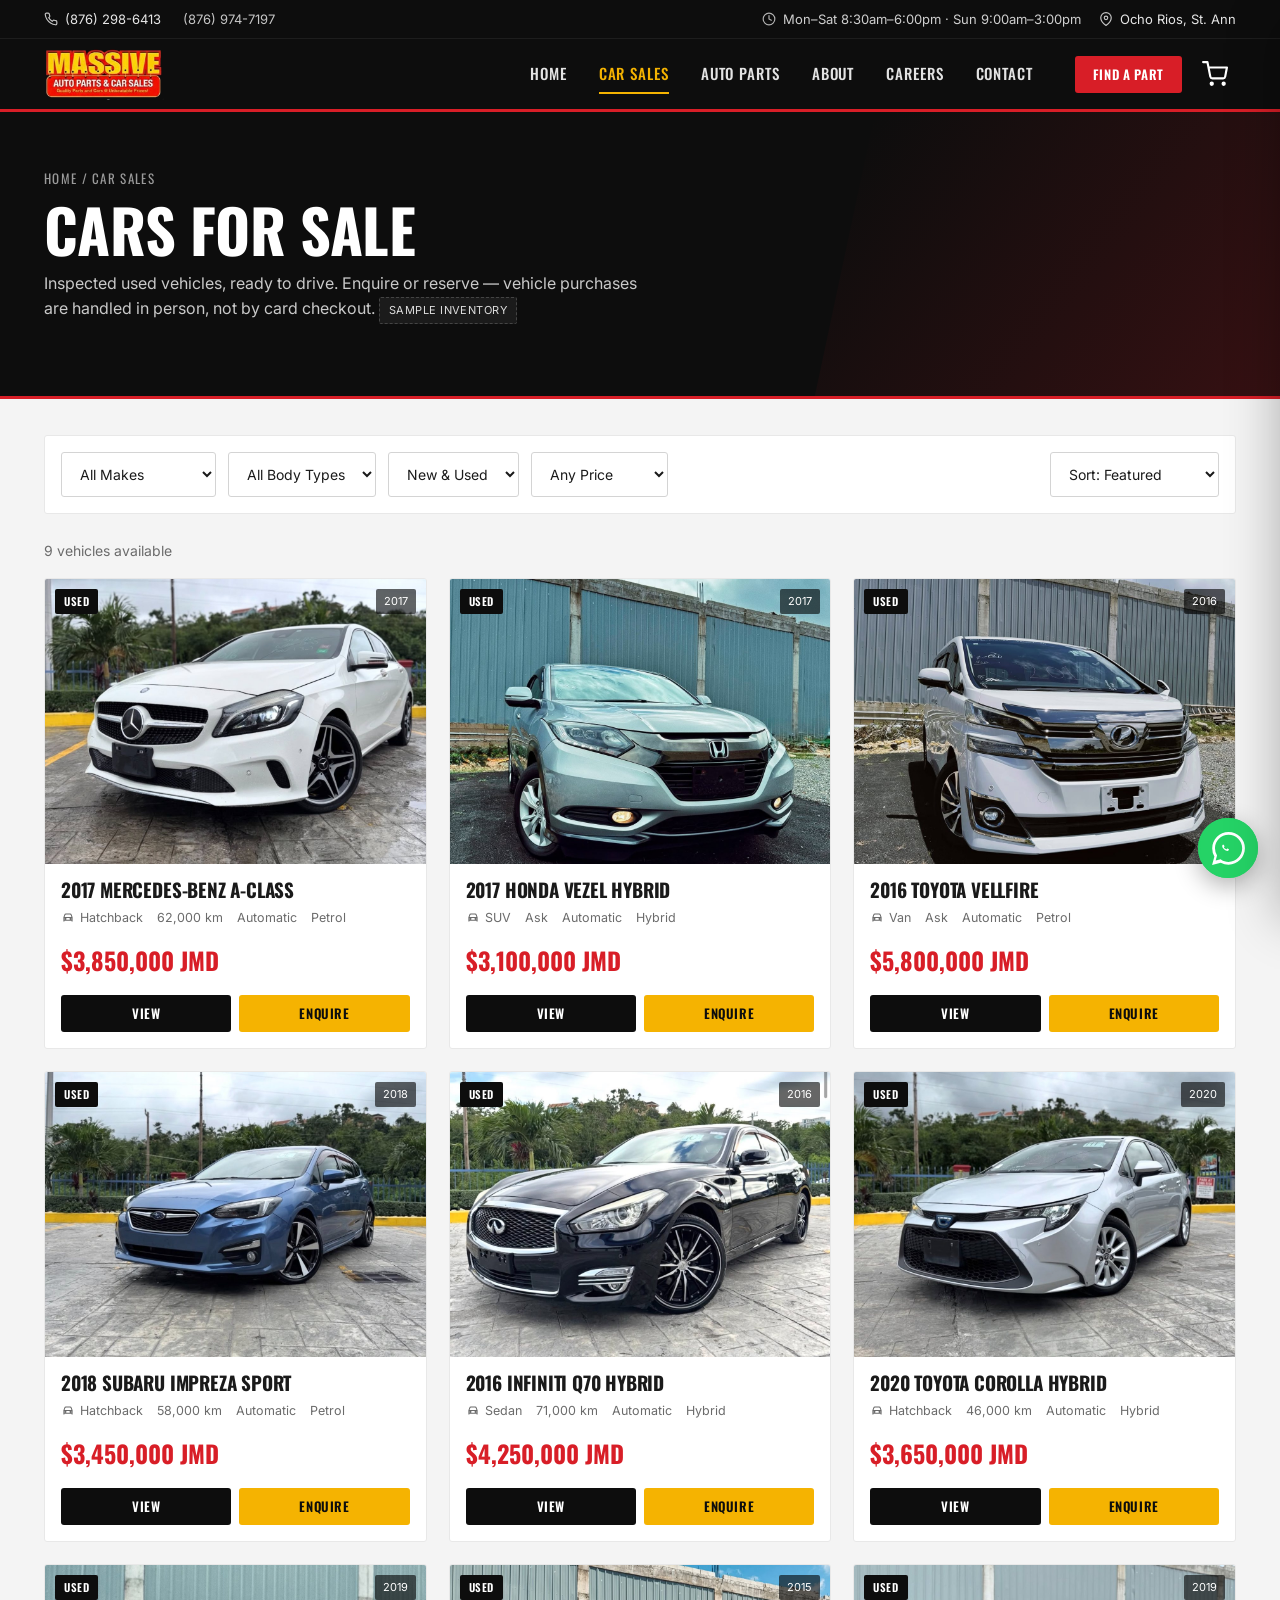
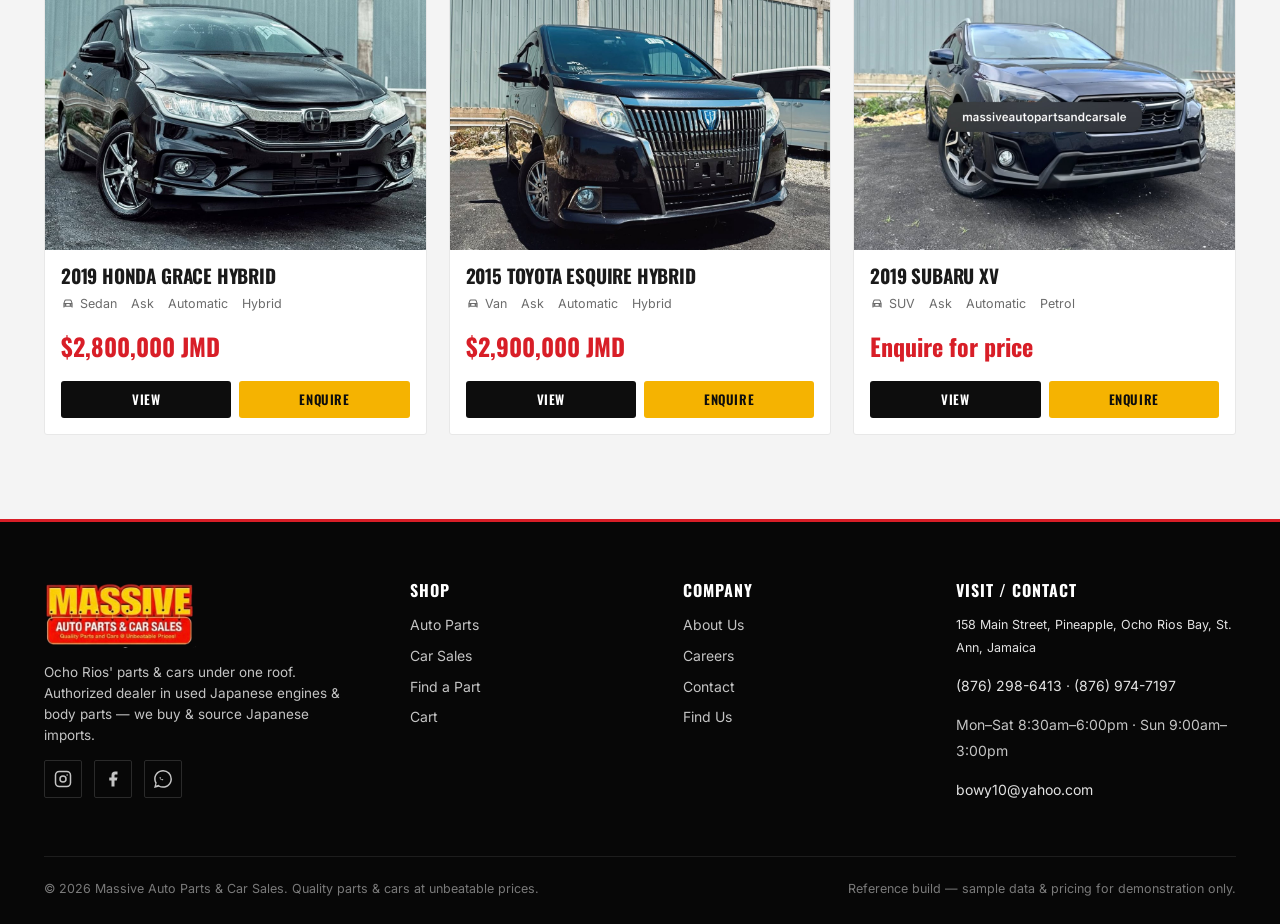
<file: cars.html>
<!DOCTYPE html>
<html lang="en">
<head>
<meta charset="UTF-8">
<meta name="viewport" content="width=device-width, initial-scale=1.0">
<title>Car Sales — Massive Auto Parts &amp; Car Sales</title>
<meta name="description" content="Quality used cars for sale in Ocho Rios, St. Ann. Toyota, Honda, Nissan, Mazda & more. Enquire or reserve — no card checkout for vehicles.">
<link rel="preconnect" href="https://fonts.googleapis.com">
<link rel="preconnect" href="https://fonts.gstatic.com" crossorigin>
<link href="https://fonts.googleapis.com/css2?family=Oswald:wght@400;500;600;700&family=Anton&family=Inter:wght@400;500;600;700&display=swap" rel="stylesheet">
<link rel="stylesheet" href="assets/css/styles.css">
</head>
<body data-page="cars">
<div id="site-header-slot"></div>

<section class="page-hero" data-screen-label="Car Sales">
  <div class="container">
    <div class="crumb"><a href="index.html">Home</a> / Car Sales</div>
    <h1>Cars For Sale</h1>
    <p>Inspected used vehicles, ready to drive. Enquire or reserve — vehicle purchases are handled in person, not by card checkout. <span class="sample-note" style="color:#ddd;border-color:#444;background:rgba(255,255,255,.06)">Sample inventory</span></p>
  </div>
</section>

<section class="section light" style="padding:36px 0 84px">
  <div class="container">
    <div class="toolbar" style="background:#fff;padding:16px;border:1px solid var(--gray-200);border-radius:var(--radius)">
      <select class="f-select" id="makeF"><option value="">All Makes</option></select>
      <select class="f-select" id="bodyF"><option value="">All Body Types</option></select>
      <select class="f-select" id="condF"><option value="">New &amp; Used</option><option value="New">New</option><option value="Used">Used</option></select>
      <select class="f-select" id="priceF">
        <option value="">Any Price</option>
        <option value="2500000">Under $2.5M</option>
        <option value="3000000">Under $3M</option>
        <option value="4000000">Under $4M</option>
      </select>
      <select class="f-select" id="sortF" style="margin-left:auto">
        <option value="featured">Sort: Featured</option>
        <option value="price-asc">Price: Low to High</option>
        <option value="price-desc">Price: High to Low</option>
        <option value="year">Year: Newest</option>
      </select>
    </div>
    <div class="result-count" id="vcount" style="margin-top:18px"></div>
    <div class="card-grid grid-3" id="vehGrid"></div>
    <div id="vNone" style="display:none;text-align:center;padding:60px 20px;color:var(--gray-600)">
      <p style="font-size:18px;font-family:var(--font-display)">No vehicles match your filters.</p>
      <p><a href="contact.html" class="red" style="text-decoration:underline">Contact us</a> — we get new arrivals regularly.</p>
    </div>
  </div>
</section>

<div id="site-footer-slot"></div>

<script src="assets/js/data.js"></script>
<script src="assets/js/app.js"></script>
<script src="assets/js/render.js"></script>
<script>
const vstate = { make:"", body:"", cond:"", maxPrice:"", sort:"featured" };
document.addEventListener("DOMContentLoaded", () => {
  const makes = [...new Set(VEHICLES.map(v=>v.make))].sort();
  const bodies = [...new Set(VEHICLES.map(v=>v.bodyType))].sort();
  document.getElementById("makeF").insertAdjacentHTML("beforeend", makes.map(m=>`<option>${m}</option>`).join(""));
  document.getElementById("bodyF").insertAdjacentHTML("beforeend", bodies.map(b=>`<option>${b}</option>`).join(""));

  document.getElementById("makeF").addEventListener("change", e=>{vstate.make=e.target.value;renderV();});
  document.getElementById("bodyF").addEventListener("change", e=>{vstate.body=e.target.value;renderV();});
  document.getElementById("condF").addEventListener("change", e=>{vstate.cond=e.target.value;renderV();});
  document.getElementById("priceF").addEventListener("change", e=>{vstate.maxPrice=e.target.value;renderV();});
  document.getElementById("sortF").addEventListener("change", e=>{vstate.sort=e.target.value;renderV();});
  renderV();
});
function renderV() {
  let list = VEHICLES.slice();
  if (vstate.make) list = list.filter(v=>v.make===vstate.make);
  if (vstate.body) list = list.filter(v=>v.bodyType===vstate.body);
  if (vstate.cond) list = list.filter(v=>v.condition===vstate.cond);
  if (vstate.maxPrice) list = list.filter(v=>v.price != null && v.price <= +vstate.maxPrice);
  if (vstate.sort==="price-asc") list.sort((a,b)=>a.price-b.price);
  else if (vstate.sort==="price-desc") list.sort((a,b)=>b.price-a.price);
  else if (vstate.sort==="year") list.sort((a,b)=>b.year-a.year);
  else list.sort((a,b)=>(b.featured?1:0)-(a.featured?1:0));

  document.getElementById("vcount").textContent = `${list.length} vehicle${list.length!==1?"s":""} available`;
  const grid = document.getElementById("vehGrid"); const none = document.getElementById("vNone");
  if (!list.length){ grid.innerHTML=""; none.style.display="block"; return; }
  none.style.display="none";
  grid.innerHTML = list.map(vehicleCard).join("");
}
</script>
</body>
</html>
</file>
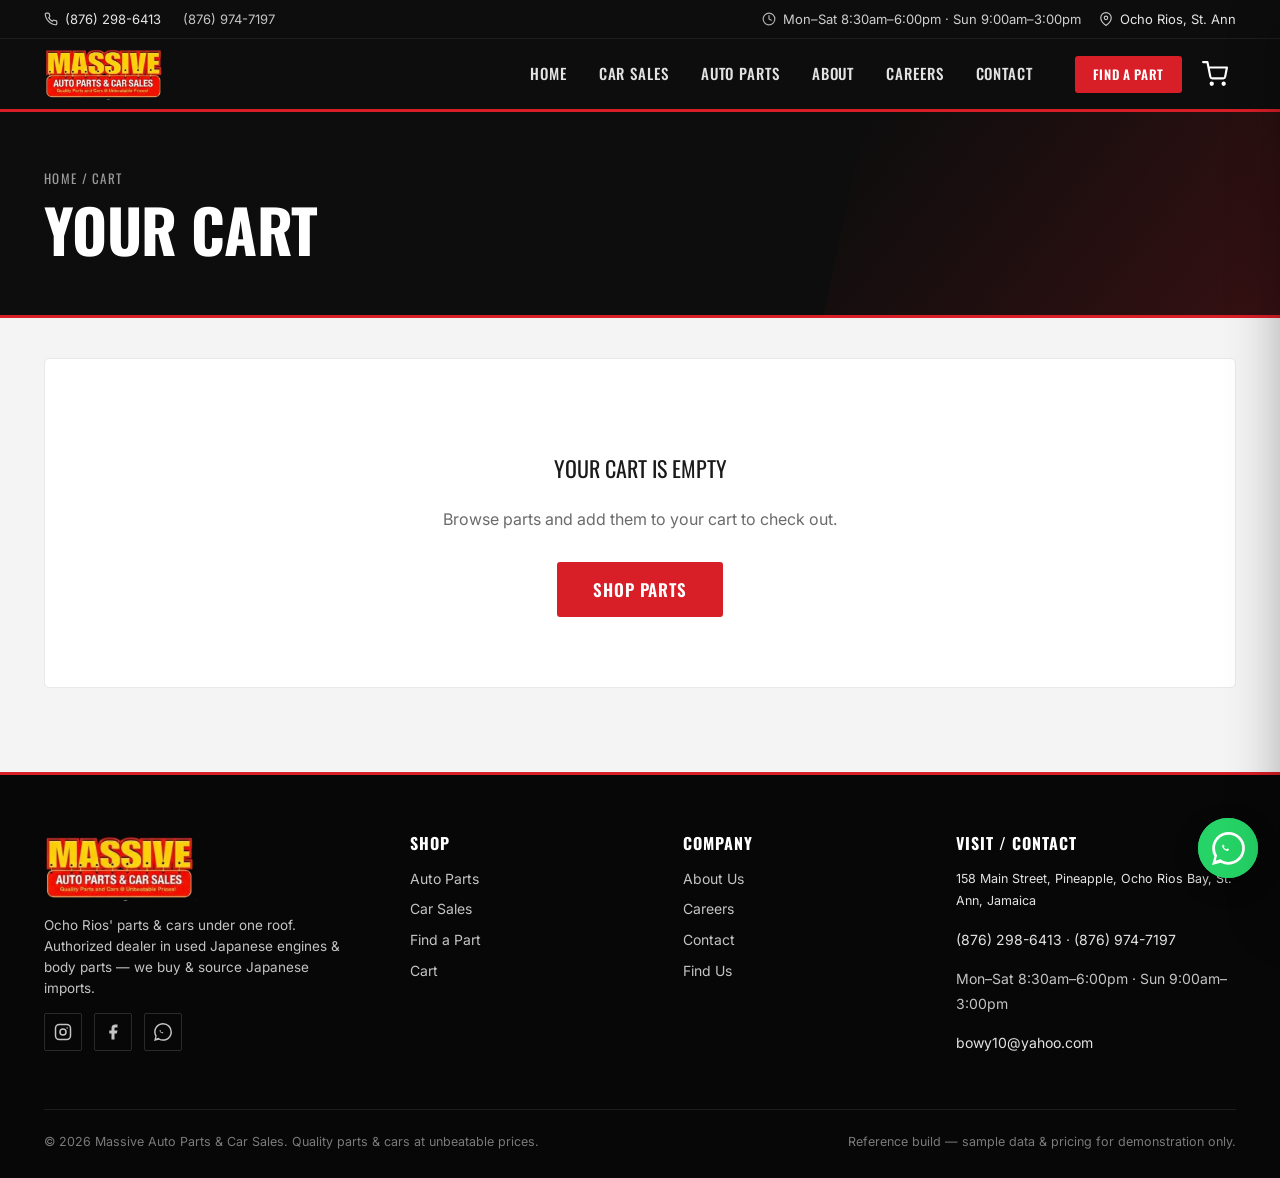
<file: cart.html>
<!DOCTYPE html>
<html lang="en">
<head>
<meta charset="UTF-8">
<meta name="viewport" content="width=device-width, initial-scale=1.0">
<title>Cart — Massive Auto Parts &amp; Car Sales</title>
<meta name="description" content="Your parts cart. Review items, adjust quantities and proceed to checkout. Island-wide delivery or Ocho Rios pickup.">
<link rel="preconnect" href="https://fonts.googleapis.com">
<link rel="preconnect" href="https://fonts.gstatic.com" crossorigin>
<link href="https://fonts.googleapis.com/css2?family=Oswald:wght@400;500;600;700&family=Anton&family=Inter:wght@400;500;600;700&display=swap" rel="stylesheet">
<link rel="stylesheet" href="assets/css/styles.css">
</head>
<body data-page="">
<div id="site-header-slot"></div>

<section class="page-hero" data-screen-label="Cart">
  <div class="container">
    <div class="crumb"><a href="index.html">Home</a> / Cart</div>
    <h1>Your Cart</h1>
  </div>
</section>

<section class="section light" style="padding:40px 0 84px">
  <div class="container">
    <div class="cart-page-grid" id="cartPageWrap"></div>
  </div>
</section>

<div id="site-footer-slot"></div>

<script src="assets/js/data.js"></script>
<script src="assets/js/app.js"></script>
<script src="assets/js/render.js"></script>
<script>
function renderCartPage() {
  const items = Cart.read();
  const wrap = document.getElementById("cartPageWrap");
  if (!items.length) {
    wrap.innerHTML = `<div style="grid-column:1/-1;text-align:center;padding:70px 20px;background:#fff;border:1px solid var(--gray-200);border-radius:var(--radius-lg)">
      <p style="font-size:22px;font-family:var(--font-display);text-transform:uppercase">Your cart is empty</p>
      <p style="color:var(--gray-600)">Browse parts and add them to your cart to check out.</p>
      <a class="btn btn-red btn-lg" href="parts.html" style="margin-top:14px">Shop Parts</a>
    </div>`;
    return;
  }
  const rows = items.map(i => `
    <div class="cart-row">
      ${thumbMedia(i)}
      <div>
        <a href="part-detail.html?id=${i.id}"><div class="cl-name" style="font-size:17px">${i.name}</div></a>
        <div class="cl-meta">${i.category} · ${fmtJMD(i.price)} each</div>
      </div>
      <div class="qty-stepper" style="height:42px">
        <button onclick="Cart.setQty('${i.id}', ${i.qty-1})">−</button>
        <input type="text" value="${i.qty}" readonly style="height:42px">
        <button onclick="Cart.setQty('${i.id}', ${i.qty+1})">+</button>
      </div>
      <div class="price" style="font-size:20px;text-align:right">${fmtJMD(i.price*i.qty)}</div>
      <button class="cl-remove" onclick="Cart.remove('${i.id}')" style="font-size:20px;color:var(--gray-600);background:none;border:none" aria-label="Remove">&times;</button>
    </div>`).join("");

  wrap.innerHTML = `
    <div>
      <div style="background:#fff;border:1px solid var(--gray-200);border-radius:var(--radius-lg);padding:8px 24px">
        ${rows}
      </div>
      <div style="display:flex;justify-content:space-between;margin-top:18px;flex-wrap:wrap;gap:10px">
        <a class="btn btn-ghost" href="parts.html">← Continue Shopping</a>
        <button class="btn btn-ghost" onclick="Cart.clear()">Clear Cart</button>
      </div>
    </div>
    <div class="summary-card">
      <h3>Order Summary</h3>
      <div class="summary-row"><span>Subtotal</span><span>${fmtJMD(Cart.subtotal())}</span></div>
      <div class="summary-row"><span>Delivery</span><span style="color:var(--gray-600)">Calculated at checkout</span></div>
      <div class="summary-row total"><span>Total</span><span class="amt">${fmtJMD(Cart.subtotal())}</span></div>
      <p class="cart-note" style="margin:12px 0">Choose island-wide delivery or free pickup at our Ocho Rios store on the next step.</p>
      <a class="btn btn-red btn-block btn-lg" href="checkout.html">Proceed to Checkout</a>
      <a class="btn btn-whatsapp btn-block" id="cartWa" target="_blank" rel="noopener" style="margin-top:8px">Questions? WhatsApp us</a>
    </div>`;
  const wa = document.getElementById("cartWa");
  if (wa) wa.href = WA_LINK("Hi Massive Auto — I have a question about my parts order.");
}
document.addEventListener("DOMContentLoaded", renderCartPage);
document.addEventListener("cart:change", renderCartPage);
</script>
</body>
</html>
</file>
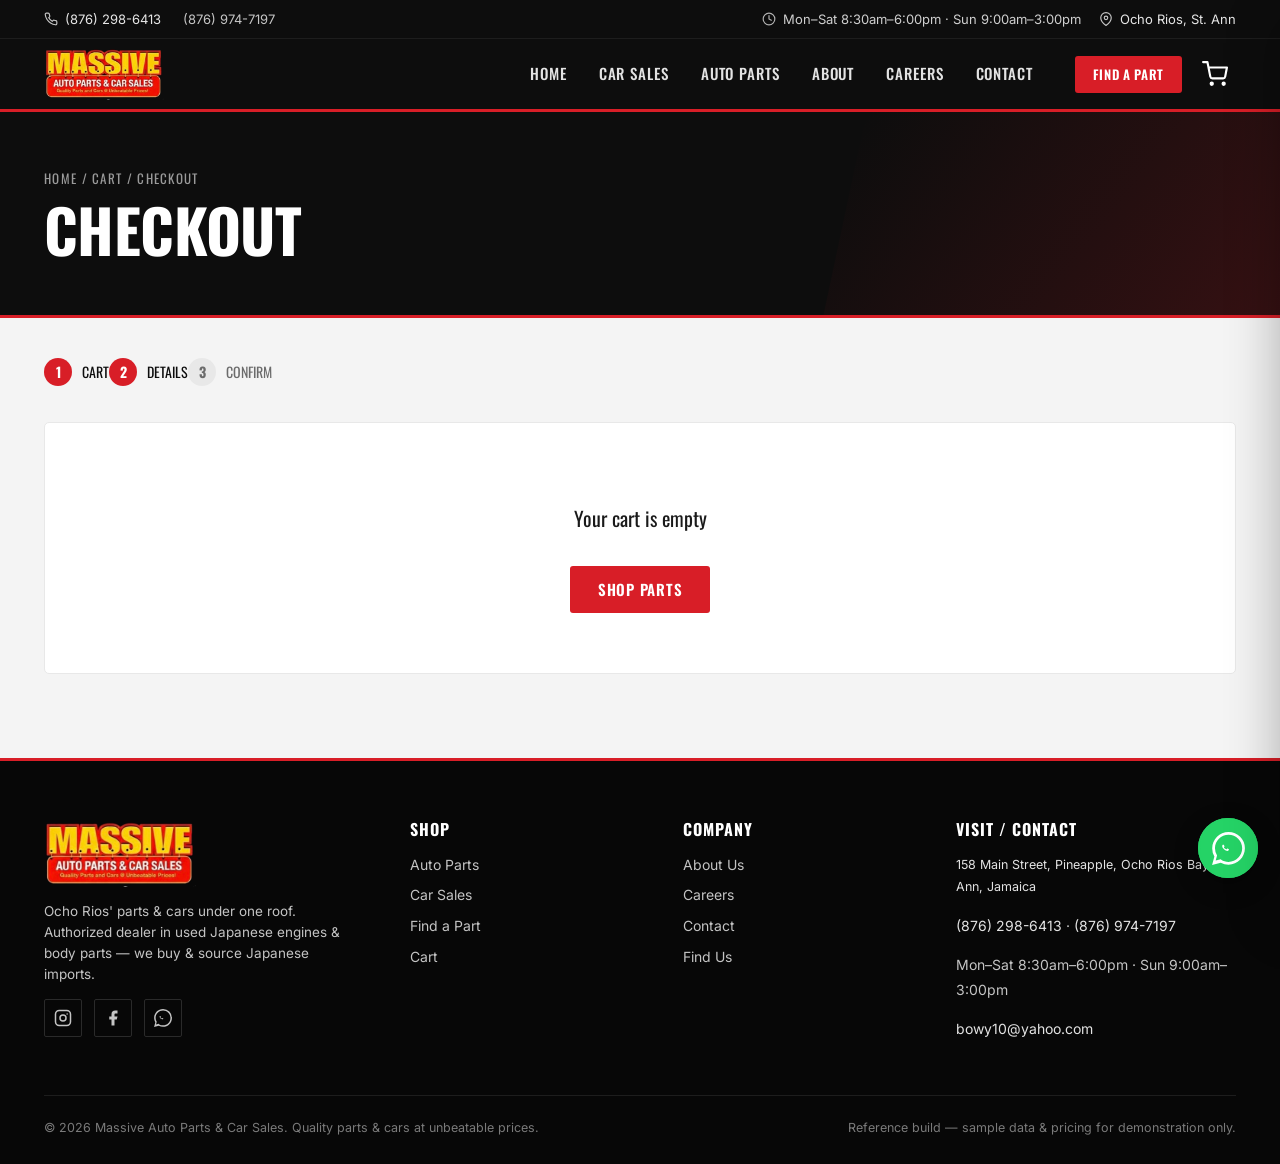
<file: checkout.html>
<!DOCTYPE html>
<html lang="en">
<head>
<meta charset="UTF-8">
<meta name="viewport" content="width=device-width, initial-scale=1.0">
<title>Checkout — Massive Auto Parts &amp; Car Sales</title>
<meta name="description" content="Checkout — delivery or in-store pickup, customer details and payment method. Reference build: payment wired at go-live.">
<link rel="preconnect" href="https://fonts.googleapis.com">
<link rel="preconnect" href="https://fonts.gstatic.com" crossorigin>
<link href="https://fonts.googleapis.com/css2?family=Oswald:wght@400;500;600;700&family=Anton&family=Inter:wght@400;500;600;700&display=swap" rel="stylesheet">
<link rel="stylesheet" href="assets/css/styles.css">
</head>
<body data-page="">
<div id="site-header-slot"></div>

<section class="page-hero" data-screen-label="Checkout">
  <div class="container">
    <div class="crumb"><a href="index.html">Home</a> / <a href="cart.html">Cart</a> / Checkout</div>
    <h1>Checkout</h1>
  </div>
</section>

<section class="section light" style="padding:40px 0 84px">
  <div class="container">
    <div class="steps">
      <div class="step active"><span class="n">1</span> Cart</div><span class="bar"></span>
      <div class="step active"><span class="n">2</span> Details</div><span class="bar"></span>
      <div class="step"><span class="n">3</span> Confirm</div>
    </div>
    <div id="checkoutWrap"></div>
  </div>
</section>

<div id="site-footer-slot"></div>

<script src="assets/js/data.js"></script>
<script src="assets/js/app.js"></script>
<script src="assets/js/render.js"></script>
<script>
document.addEventListener("DOMContentLoaded", () => {
  const items = Cart.read();
  const wrap = document.getElementById("checkoutWrap");
  if (!items.length) {
    wrap.innerHTML = `<div style="text-align:center;padding:60px 20px;background:#fff;border:1px solid var(--gray-200);border-radius:var(--radius-lg)">
      <p style="font-size:20px;font-family:var(--font-display)">Your cart is empty</p>
      <a class="btn btn-red" href="parts.html" style="margin-top:12px">Shop Parts</a></div>`;
    return;
  }
  const summaryRows = items.map(i => `<div class="summary-row"><span>${i.qty} × ${i.name}</span><span>${fmtJMD(i.price*i.qty)}</span></div>`).join("");

  wrap.innerHTML = `
  <div class="cart-page-grid">
    <div class="form-card">
      <form class="form" id="checkoutForm" data-demo-form>
        <div class="hp"><label>Leave blank<input type="text" tabindex="-1" autocomplete="off"></label></div>
        <h3 style="font-size:20px;margin-bottom:4px">Delivery Method</h3>
        <div class="toggle-group keep" style="margin-bottom:10px">
          <label><input type="radio" name="fulfil" value="delivery" checked><span class="opt">Island-wide Delivery</span></label>
          <label><input type="radio" name="fulfil" value="pickup"><span class="opt">In-store Pickup</span></label>
        </div>

        <h3 style="font-size:20px;margin:8px 0 2px">Your Details</h3>
        <div class="row">
          <div class="field"><label>First name</label><input type="text" name="first" required></div>
          <div class="field"><label>Last name</label><input type="text" name="last" required></div>
        </div>
        <div class="row">
          <div class="field"><label>Phone / WhatsApp</label><input type="tel" name="phone" required></div>
          <div class="field"><label>Email</label><input type="email" name="email" required></div>
        </div>

        <div id="deliveryFields">
          <div class="field"><label>Delivery address</label><input type="text" name="address" placeholder="Street address"></div>
          <div class="row">
            <div class="field"><label>Town / City</label><input type="text" name="town"></div>
            <div class="field"><label>Parish</label>
              <select name="parish">
                <option>St. Ann</option><option>St. Mary</option><option>Trelawny</option><option>St. James</option>
                <option>Kingston</option><option>St. Andrew</option><option>Clarendon</option><option>Manchester</option>
                <option>St. Catherine</option><option>Portland</option><option>St. Thomas</option><option>St. Elizabeth</option>
                <option>Westmoreland</option><option>Hanover</option>
              </select>
            </div>
          </div>
        </div>
        <div id="pickupNote" style="display:none">
          <div class="golive-note" style="background:#eef6ff;border-color:#9cc3ff;color:#1a4b8a">Pickup at <b>158 Main Street, Pineapple, Ocho Rios Bay, St. Ann</b>. We'll WhatsApp/call when your order is ready. Hours: Mon–Sat 8:30am–6:00pm · Sun 9:00am–3:00pm.</div>
        </div>

        <h3 style="font-size:20px;margin:12px 0 2px">Payment Method</h3>
        <div class="pay-methods">
          <label class="pay-method sel"><input type="radio" name="pay" value="card" checked><div><div class="pm-name">Card (online gateway)</div><div class="pm-desc">Visa / Mastercard — processed at go-live via WiPay / Fygaro / FAC</div></div></label>
          <label class="pay-method"><input type="radio" name="pay" value="cash"><div><div class="pm-name">Cash on Pickup</div><div class="pm-desc">Pay in-store when you collect your parts</div></div></label>
          <label class="pay-method"><input type="radio" name="pay" value="transfer"><div><div class="pm-name">Bank Transfer</div><div class="pm-desc">NCB / Scotiabank — details sent after order</div></div></label>
        </div>
        <div class="golive-note">⚙️ <b>Reference build:</b> no live payment is processed here. At go-live, card payments connect to a hosted checkout (WiPay / Fygaro / First Atlantic Commerce) or the store is rebuilt on WooCommerce/Shopify using this design. Cash-on-pickup &amp; bank transfer work day one.</div>

        <button class="btn btn-red btn-block btn-lg" type="submit" style="margin-top:6px">Place Order</button>
        <div class="form-msg" role="status"></div>
      </form>
    </div>

    <div class="summary-card">
      <h3>Order Summary</h3>
      ${summaryRows}
      <div class="summary-row"><span>Delivery</span><span style="color:var(--gray-600)">Quoted after order</span></div>
      <div class="summary-row total"><span>Total</span><span class="amt">${fmtJMD(Cart.subtotal())}</span></div>
      <p class="cart-note" style="margin-top:12px">Sample pricing for demonstration. Final total incl. delivery &amp; any duties confirmed by our team.</p>
    </div>
  </div>`;

  // delivery/pickup toggle
  const fields = document.getElementById("deliveryFields");
  const pickup = document.getElementById("pickupNote");
  document.querySelectorAll('input[name="fulfil"]').forEach(r => r.addEventListener("change", () => {
    const isPickup = document.querySelector('input[name="fulfil"]:checked').value === "pickup";
    fields.style.display = isPickup ? "none" : "block";
    pickup.style.display = isPickup ? "block" : "none";
  }));
  // pay method highlight
  document.querySelectorAll('input[name="pay"]').forEach(r => r.addEventListener("change", () => {
    document.querySelectorAll(".pay-method").forEach(pm => pm.classList.remove("sel"));
    r.closest(".pay-method").classList.add("sel");
  }));

  // override form submit to show confirmation
  const form = document.getElementById("checkoutForm");
  form.addEventListener("submit", e => {
    e.preventDefault();
    const hp = form.querySelector(".hp input"); if (hp && hp.value) return;
    const orderNo = "MA-" + Math.floor(100000 + Math.random()*900000);
    const total = fmtJMD(Cart.subtotal());
    const name = form.first.value || "there";
    Cart.clear();
    document.querySelector(".steps").innerHTML = `
      <div class="step active"><span class="n">1</span> Cart</div><span class="bar"></span>
      <div class="step active"><span class="n">2</span> Details</div><span class="bar"></span>
      <div class="step active"><span class="n">3</span> Confirm</div>`;
    document.getElementById("checkoutWrap").innerHTML = `
      <div class="confirm-box">
        <div class="ok-ic">${IC.check}</div>
        <span class="eyebrow">Order received</span>
        <h2 style="font-size:34px;margin:6px 0">Thank You, ${name}!</h2>
        <p style="color:var(--gray-600)">Your order <b>${orderNo}</b> has been captured. Our team will contact you by phone/WhatsApp to confirm availability, delivery and payment.</p>
        <p style="margin-top:8px;font-family:var(--font-display);font-size:22px">Order total: <span class="red">${total}</span></p>
        <div class="golive-note" style="text-align:left;margin:20px auto;max-width:460px">Demo confirmation — no payment was taken. At go-live this submits via Formspree and (for card) redirects to the hosted payment gateway.</div>
        <div style="display:flex;gap:10px;justify-content:center;flex-wrap:wrap;margin-top:8px">
          <a class="btn btn-red" href="parts.html">Continue Shopping</a>
          <a class="btn btn-whatsapp" href="${WA_LINK('Hi Massive Auto — I just placed order '+orderNo+'.')}" target="_blank" rel="noopener">WhatsApp About My Order</a>
        </div>
      </div>`;
    window.scrollTo({top:0, behavior:"smooth"});
  });
});
</script>
</body>
</html>
</file>
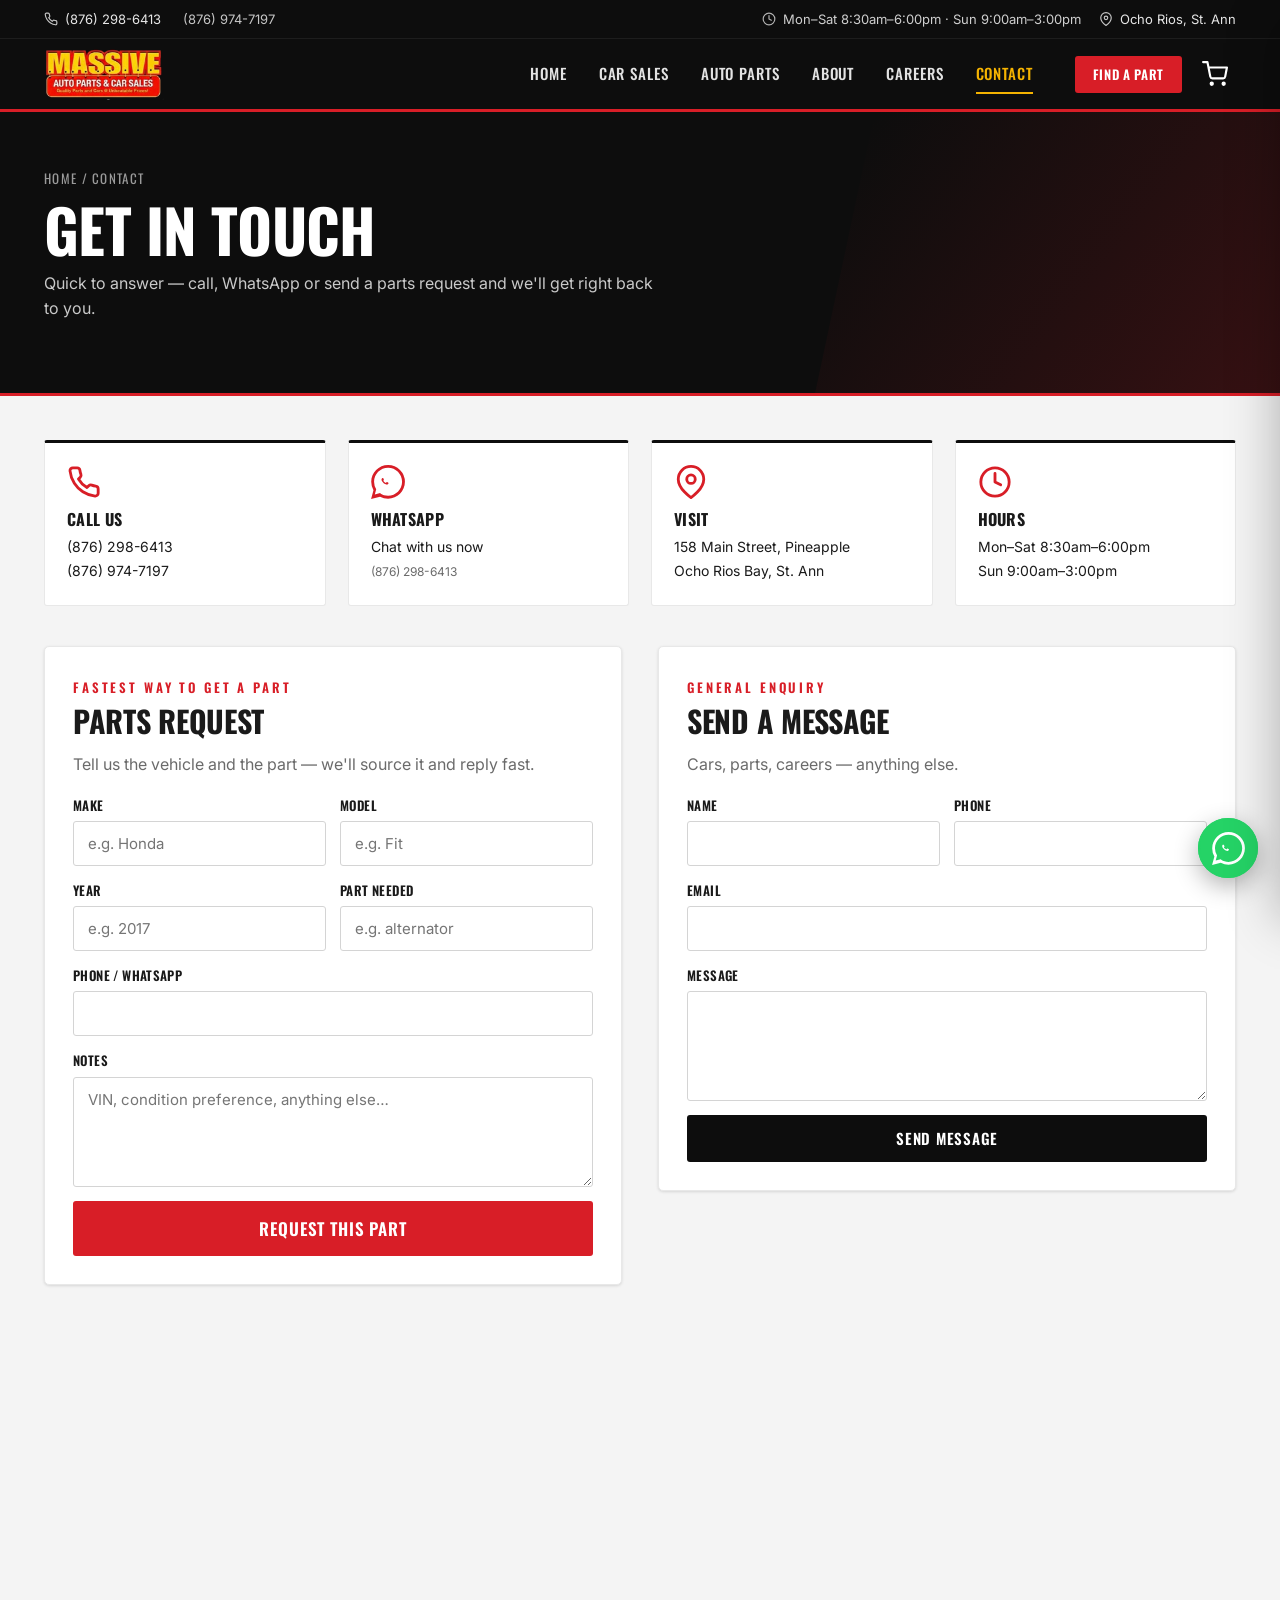
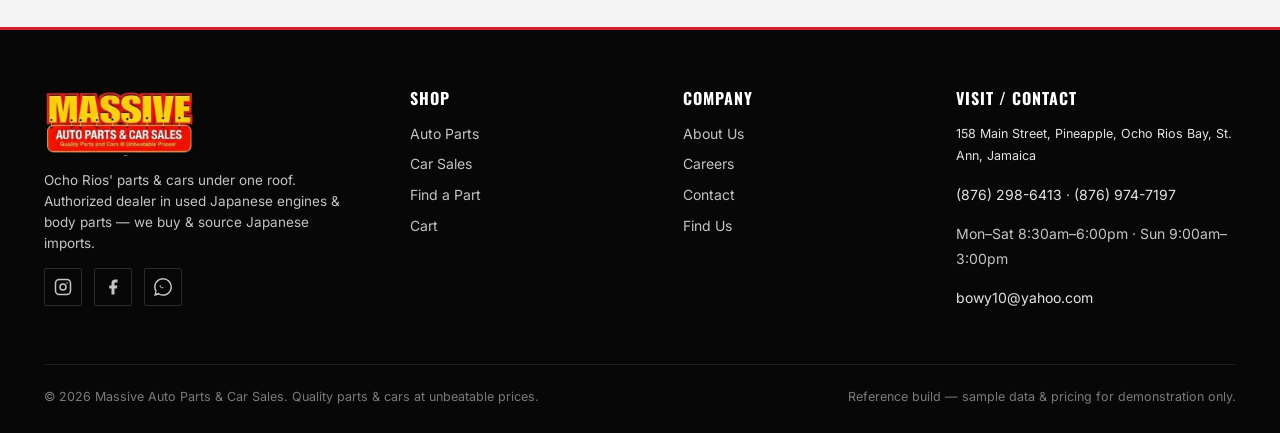
<file: contact.html>
<!DOCTYPE html>
<html lang="en">
<head>
<meta charset="UTF-8">
<meta name="viewport" content="width=device-width, initial-scale=1.0">
<title>Contact — Massive Auto Parts &amp; Car Sales</title>
<meta name="description" content="Contact Massive Auto Parts & Car Sales in Ocho Rios. Call, WhatsApp, email or send a parts request. Mon–Sat 8:30am–6:00pm.">
<link rel="preconnect" href="https://fonts.googleapis.com">
<link rel="preconnect" href="https://fonts.gstatic.com" crossorigin>
<link href="https://fonts.googleapis.com/css2?family=Oswald:wght@400;500;600;700&family=Anton&family=Inter:wght@400;500;600;700&display=swap" rel="stylesheet">
<link rel="stylesheet" href="assets/css/styles.css">
</head>
<body data-page="contact">
<div id="site-header-slot"></div>

<section class="page-hero" data-screen-label="Contact">
  <div class="container">
    <div class="crumb"><a href="index.html">Home</a> / Contact</div>
    <h1>Get In Touch</h1>
    <p>Quick to answer — call, WhatsApp or send a parts request and we'll get right back to you.</p>
  </div>
</section>

<section class="section light" style="padding:44px 0 0">
  <div class="container">
    <div class="card-grid grid-4" id="contactTiles"></div>
  </div>
</section>

<section class="section light" style="padding:40px 0 84px">
  <div class="container">
    <div class="cart-page-grid" style="grid-template-columns:1fr 1fr">
      <!-- Parts request -->
      <div class="form-card" id="parts-request">
        <span class="eyebrow">Fastest way to get a part</span>
        <h2 style="font-size:30px;margin:6px 0 4px">Parts Request</h2>
        <p style="color:var(--gray-600);margin-bottom:18px">Tell us the vehicle and the part — we'll source it and reply fast.</p>
        <form class="form" data-demo-form>
          <div class="hp"><label>Leave blank<input type="text" tabindex="-1" autocomplete="off"></label></div>
          <input type="hidden" name="intent" value="parts-request" class="keep">
          <div class="row">
            <div class="field"><label>Make</label><input type="text" name="make" placeholder="e.g. Honda" required></div>
            <div class="field"><label>Model</label><input type="text" name="model" placeholder="e.g. Fit"></div>
          </div>
          <div class="row">
            <div class="field"><label>Year</label><input type="text" name="year" placeholder="e.g. 2017"></div>
            <div class="field"><label>Part needed</label><input type="text" name="part" placeholder="e.g. alternator" required></div>
          </div>
          <div class="field"><label>Phone / WhatsApp</label><input type="tel" name="phone" required></div>
          <div class="field"><label>Notes</label><textarea name="message" placeholder="VIN, condition preference, anything else…"></textarea></div>
          <button class="btn btn-red btn-block btn-lg" type="submit">Request This Part</button>
          <div class="form-msg" role="status"></div>
        </form>
      </div>

      <!-- General enquiry + map -->
      <div>
        <div class="form-card">
          <span class="eyebrow">General enquiry</span>
          <h2 style="font-size:30px;margin:6px 0 4px">Send a Message</h2>
          <p style="color:var(--gray-600);margin-bottom:18px">Cars, parts, careers — anything else.</p>
          <form class="form" data-demo-form>
            <div class="hp"><label>Leave blank<input type="text" tabindex="-1" autocomplete="off"></label></div>
            <input type="hidden" name="intent" value="general" class="keep">
            <div class="row">
              <div class="field"><label>Name</label><input type="text" name="name" required></div>
              <div class="field"><label>Phone</label><input type="tel" name="phone" required></div>
            </div>
            <div class="field"><label>Email</label><input type="email" name="email"></div>
            <div class="field"><label>Message</label><textarea name="message" required></textarea></div>
            <button class="btn btn-dark btn-block" type="submit">Send Message</button>
            <div class="form-msg" role="status"></div>
          </form>
        </div>
        <iframe class="map-embed" style="margin-top:20px" title="Map to Massive Auto Parts" loading="lazy" allowfullscreen
          src="https://www.google.com/maps?q=18.4119,-77.09812&z=15&output=embed"></iframe>
      </div>
    </div>
  </div>
</section>

<div id="site-footer-slot"></div>

<script src="assets/js/data.js"></script>
<script src="assets/js/app.js"></script>
<script src="assets/js/render.js"></script>
<script>
document.addEventListener("DOMContentLoaded", () => {
  const mapsUrl = `https://www.google.com/maps/search/?api=1&query=${BIZ.gps.lat},${BIZ.gps.lng}`;
  const tiles = [
    { ic:"phone", title:"Call Us", lines:[`<a href="${TEL(BIZ.phone1)}">${BIZ.phone1}</a>`, `<a href="${TEL(BIZ.phone2)}">${BIZ.phone2}</a>`] },
    { ic:"whatsapp", title:"WhatsApp", lines:[`<a href="${WA_LINK()}" target="_blank" rel="noopener">Chat with us now</a>`, `<a href="${TEL(BIZ.phone1)}" style="color:var(--gray-600);font-size:12px">(876) 298-6413</a>`] },
    { ic:"pin", title:"Visit", lines:[`<a href="${mapsUrl}" target="_blank" rel="noopener">158 Main Street, Pineapple</a>`, `Ocho Rios Bay, St. Ann`] },
    { ic:"clock", title:"Hours", lines:[`Mon–Sat 8:30am–6:00pm`, `Sun 9:00am–3:00pm`] },
  ];
  renderInto("#contactTiles", tiles.map(t => `
    <div class="cat-tile" style="text-align:left;padding:22px">
      <div class="ic" style="margin:0 0 12px;width:34px;height:34px">${IC[t.ic]}</div>
      <h4 style="margin-bottom:8px">${t.title}</h4>
      <div style="font-size:14px;line-height:1.7">${t.lines.join("<br>")}</div>
    </div>`).join(""));
});
</script>
</body>
</html>
</file>
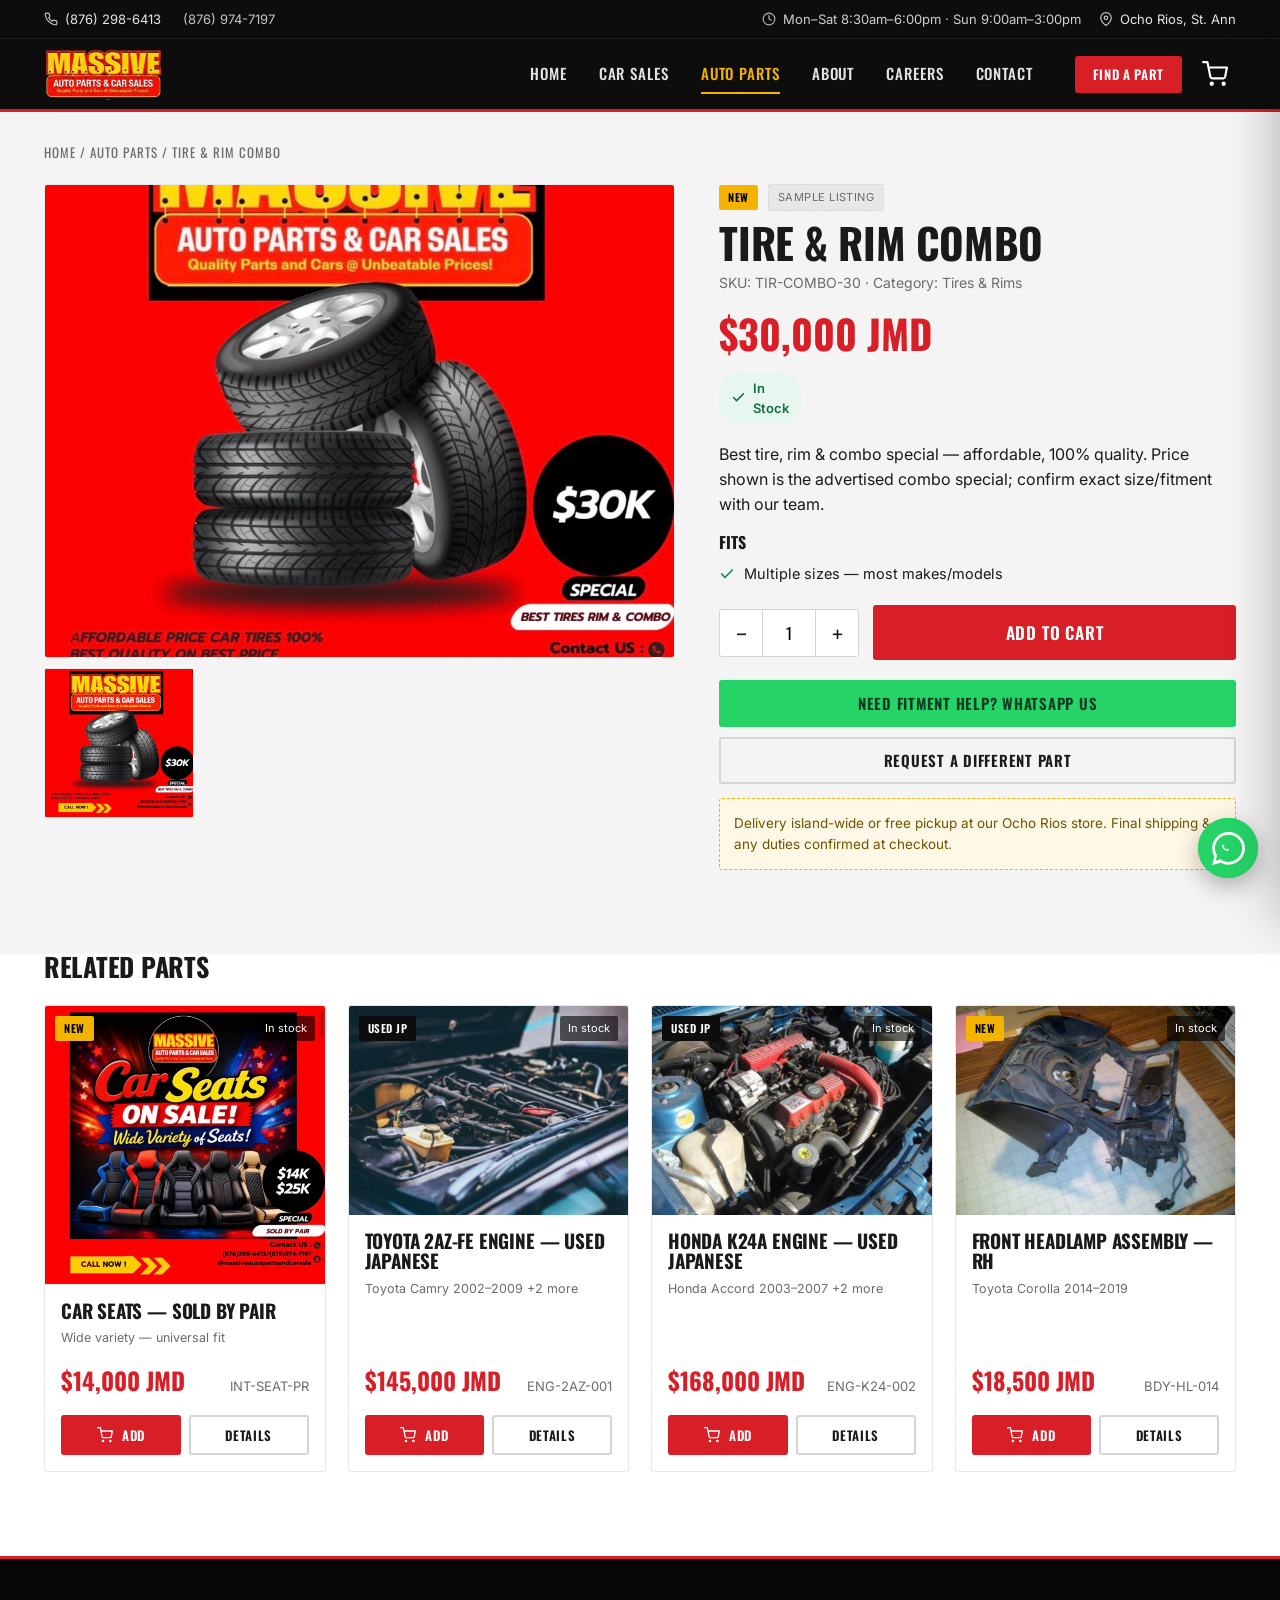
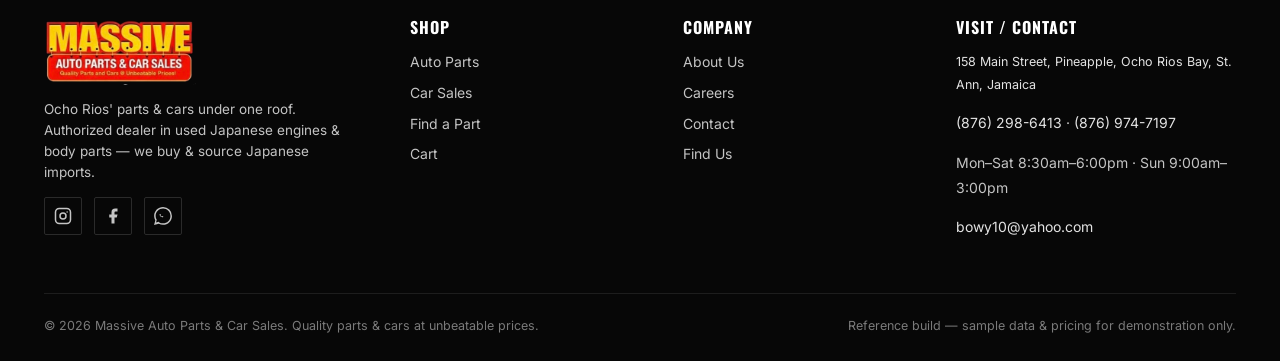
<file: part-detail.html>
<!DOCTYPE html>
<html lang="en">
<head>
<meta charset="UTF-8">
<meta name="viewport" content="width=device-width, initial-scale=1.0">
<title>Part Detail — Massive Auto Parts &amp; Car Sales</title>
<meta name="description" content="Part detail — fitment, condition, stock and pricing. Add to cart or get fitment help on WhatsApp.">
<link rel="preconnect" href="https://fonts.googleapis.com">
<link rel="preconnect" href="https://fonts.gstatic.com" crossorigin>
<link href="https://fonts.googleapis.com/css2?family=Oswald:wght@400;500;600;700&family=Anton&family=Inter:wght@400;500;600;700&display=swap" rel="stylesheet">
<link rel="stylesheet" href="assets/css/styles.css">
</head>
<body data-page="parts">
<div id="site-header-slot"></div>

<section class="section light" style="padding:30px 0 84px">
  <div class="container">
    <div class="crumb" style="font-size:13px;color:var(--gray-600);margin-bottom:22px;font-family:var(--font-display);text-transform:uppercase;letter-spacing:.08em">
      <a href="index.html" style="color:var(--gray-600)">Home</a> / <a href="parts.html" style="color:var(--gray-600)">Auto Parts</a> / <span id="crumbName"></span>
    </div>
    <div class="detail-grid" id="detailWrap"></div>
  </div>
</section>

<section class="section" style="padding:0 0 84px">
  <div class="container">
    <h2 style="font-size:26px;margin-bottom:24px">Related Parts</h2>
    <div class="card-grid grid-4" id="relatedGrid"></div>
  </div>
</section>

<div id="site-footer-slot"></div>

<script src="assets/js/data.js"></script>
<script src="assets/js/app.js"></script>
<script src="assets/js/render.js"></script>
<script>
document.addEventListener("DOMContentLoaded", () => {
  const id = qs("id");
  const p = PARTS.find(x => x.id === id) || PARTS[0];
  document.getElementById("crumbName").textContent = p.name;
  document.title = p.name + " — Massive Auto Parts";

  const stockClass = p.stock === "In stock" ? "stock-in" : p.stock === "Order" ? "stock-order" : "stock-out";
  const stockLabel = p.stock === "In stock" ? "In Stock" : p.stock === "Order" ? "Available to Order" : "Out of Stock";
  const condBadge = p.condition === "New" ? `<span class="badge badge-new" style="position:static;display:inline-block">New</span>` : `<span class="badge badge-used" style="position:static;display:inline-block">Used Japanese</span>`;

  const thumbs = Array.from({length: p.images}).map((_,i)=>thumbMedia(p, p.category)).join("");
  const fit = p.compatibility.map(c => `<li>${IC.check} ${c}</li>`).join("");

  document.getElementById("detailWrap").innerHTML = `
    <div class="gallery">
      <div class="main-img">${thumbMedia(p, p.category)}</div>
      <div class="thumbs">${thumbs}</div>
    </div>
    <div class="detail-info">
      <div style="display:flex;gap:10px;align-items:center;margin-bottom:10px">${condBadge}<span class="sample-note">Sample listing</span></div>
      <h1>${p.name}</h1>
      <p style="color:var(--gray-600);font-size:14px;margin:8px 0">SKU: ${p.sku} · Category: ${p.category}</p>
      <div class="detail-price">${fmtJMD(p.price)}</div>
      <span class="stock-pill ${stockClass}">${p.stock==="In stock"?IC.check:""} ${stockLabel}</span>
      <p style="margin:18px 0;color:var(--ink)">${p.description}</p>
      <h4 style="font-size:16px;margin-bottom:4px">Fits</h4>
      <ul class="fitlist">${fit}</ul>
      <div class="qty-row">
        <div class="qty-stepper">
          <button id="qtyMinus" aria-label="Decrease quantity">−</button>
          <input id="qtyInput" type="text" value="1" inputmode="numeric" aria-label="Quantity">
          <button id="qtyPlus" aria-label="Increase quantity">+</button>
        </div>
        <button class="btn btn-red btn-lg" id="addBtn" style="flex:1">Add to Cart</button>
      </div>
      <div class="detail-cta">
        <a class="btn btn-whatsapp btn-block" id="fitWa" target="_blank" rel="noopener">Need fitment help? WhatsApp us</a>
        <a class="btn btn-ghost btn-block" href="contact.html#parts-request">Request a different part</a>
      </div>
      <div class="golive-note">Delivery island-wide or free pickup at our Ocho Rios store. Final shipping &amp; any duties confirmed at checkout.</div>
    </div>`;

  document.getElementById("fitWa").href = WA_LINK(`Hi Massive Auto — I need fitment help with: ${p.name} (${p.sku}).`);

  // qty stepper
  const qtyInput = document.getElementById("qtyInput");
  const getQty = () => Math.max(1, parseInt(qtyInput.value)||1);
  document.getElementById("qtyMinus").onclick = () => { qtyInput.value = Math.max(1, getQty()-1); };
  document.getElementById("qtyPlus").onclick = () => { qtyInput.value = getQty()+1; };
  qtyInput.addEventListener("change", () => qtyInput.value = getQty());
  document.getElementById("addBtn").onclick = () => Cart.add(p.id, getQty());

  // related
  const related = PARTS.filter(x => x.category === p.category && x.id !== p.id).concat(PARTS.filter(x=>x.category!==p.category)).slice(0,4);
  renderInto("#relatedGrid", related.map(partCard).join(""));
});
</script>
</body>
</html>
</file>
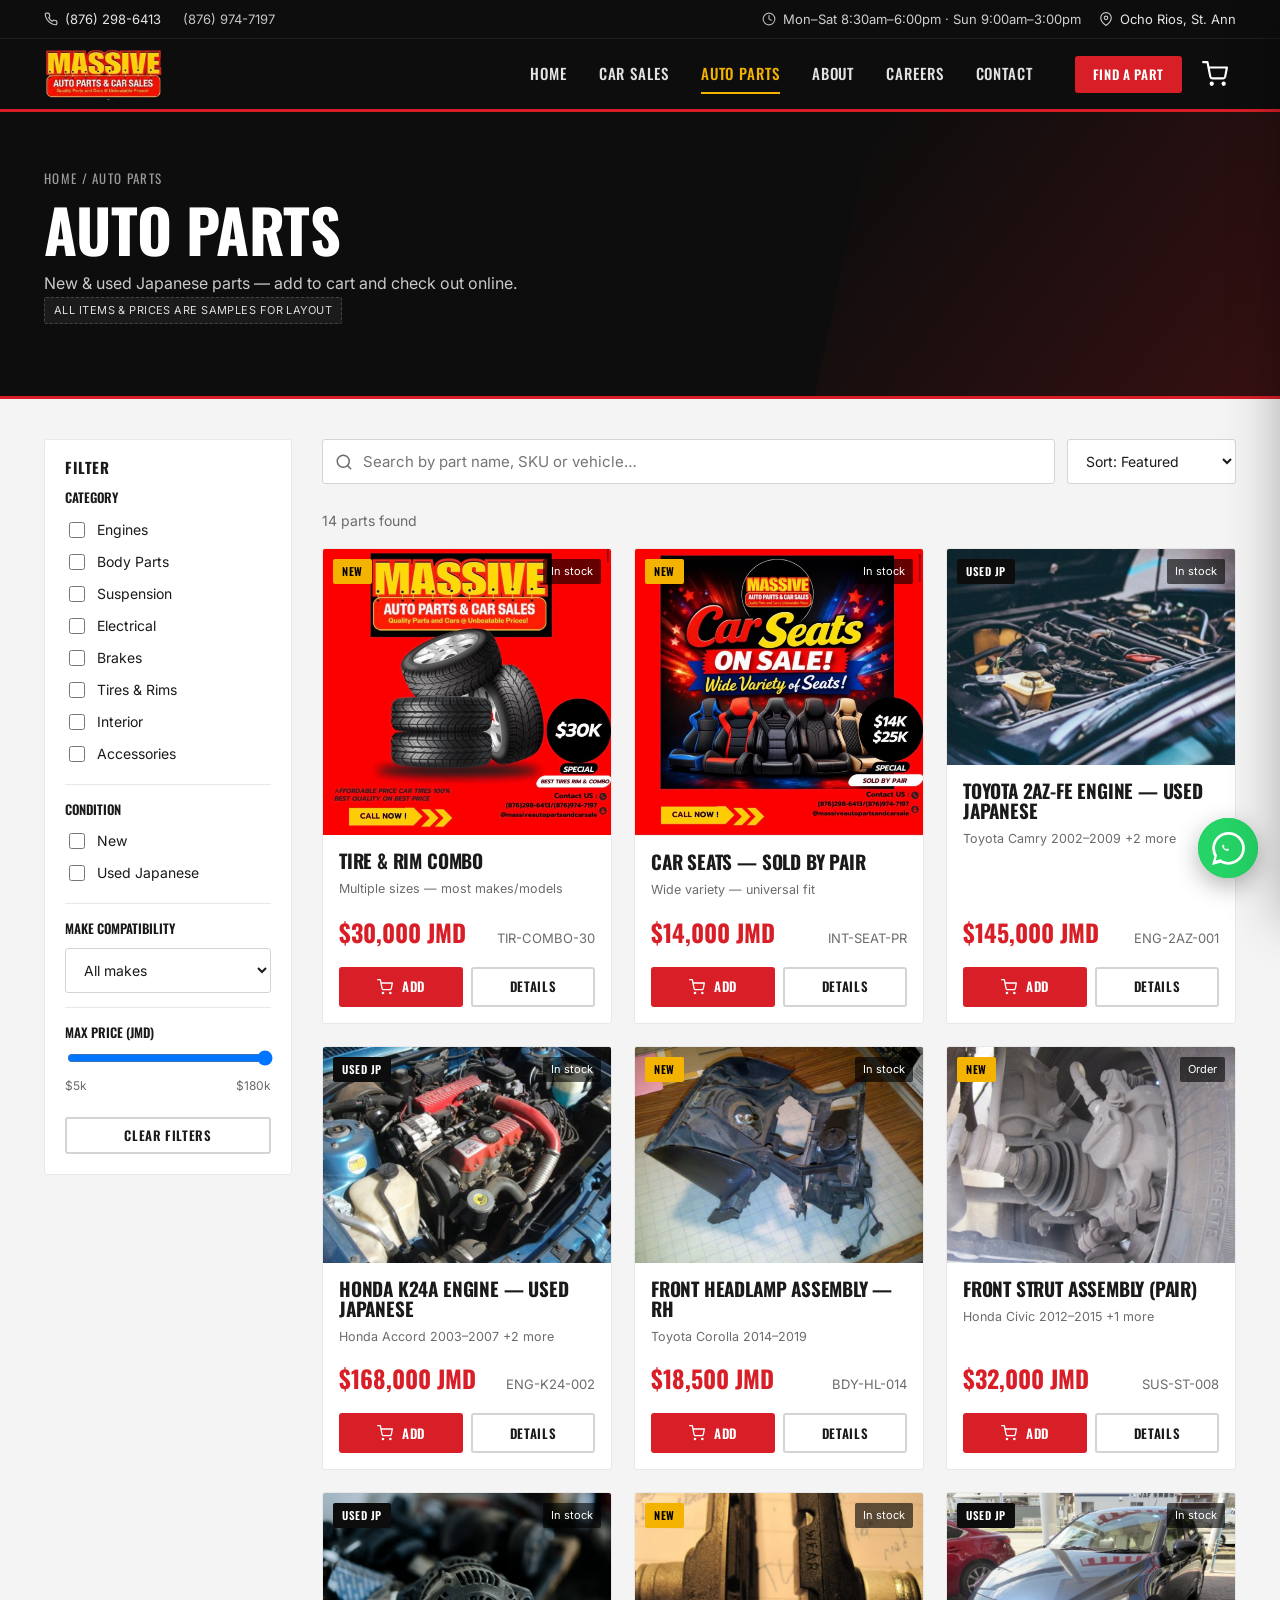
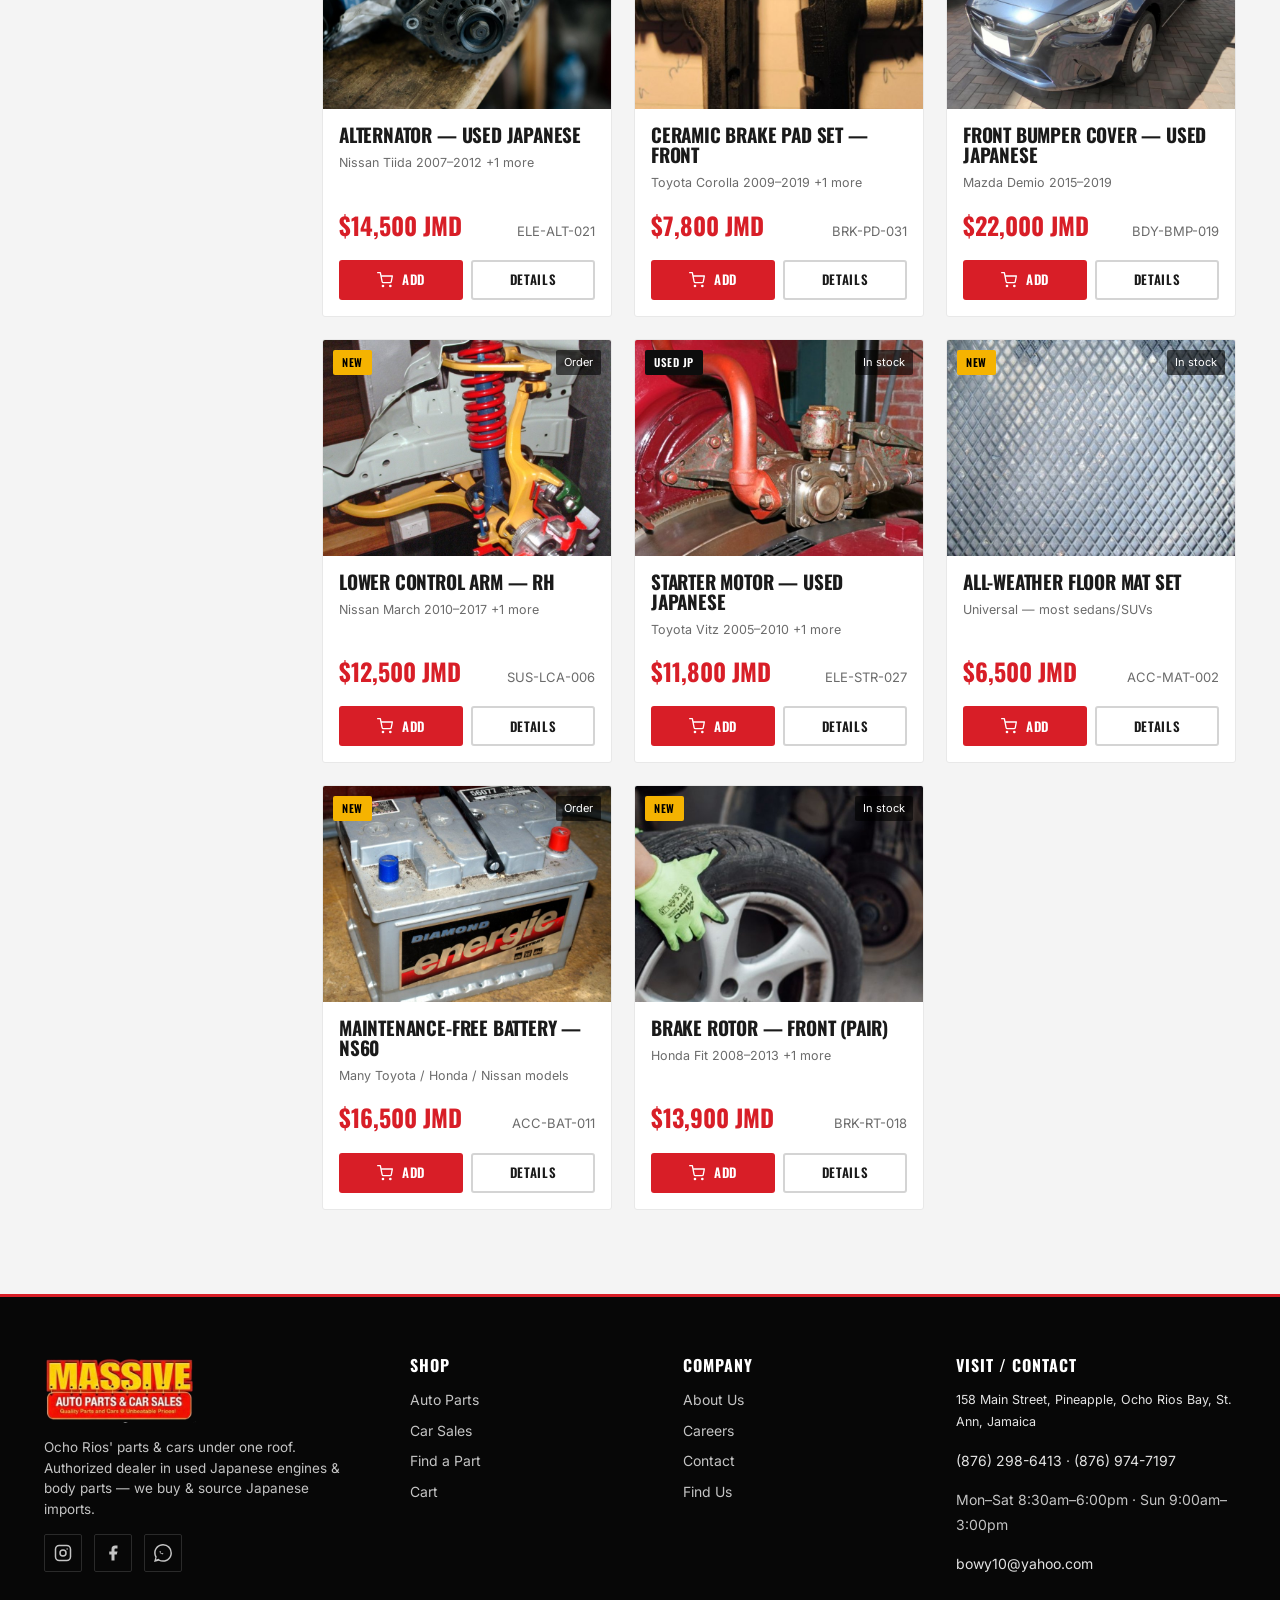
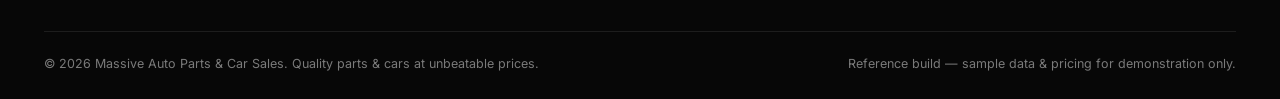
<file: parts.html>
<!DOCTYPE html>
<html lang="en">
<head>
<meta charset="UTF-8">
<meta name="viewport" content="width=device-width, initial-scale=1.0">
<title>Auto Parts — Massive Auto Parts &amp; Car Sales</title>
<meta name="description" content="Shop new & used Japanese auto parts online — engines, body parts, suspension, brakes, electrical & accessories. Island-wide delivery or Ocho Rios pickup.">
<link rel="preconnect" href="https://fonts.googleapis.com">
<link rel="preconnect" href="https://fonts.gstatic.com" crossorigin>
<link href="https://fonts.googleapis.com/css2?family=Oswald:wght@400;500;600;700&family=Anton&family=Inter:wght@400;500;600;700&display=swap" rel="stylesheet">
<link rel="stylesheet" href="assets/css/styles.css">
</head>
<body data-page="parts">
<div id="site-header-slot"></div>

<section class="page-hero" data-screen-label="Auto Parts">
  <div class="container">
    <div class="crumb"><a href="index.html">Home</a> / Auto Parts</div>
    <h1>Auto Parts</h1>
    <p>New &amp; used Japanese parts — add to cart and check out online. <span class="sample-note" style="color:#ddd;border-color:#444;background:rgba(255,255,255,.06)">All items &amp; prices are samples for layout</span></p>
  </div>
</section>

<section class="section light" style="padding:40px 0 84px">
  <div class="container">
    <div class="catalog-layout">
      <aside class="filter-panel" id="filterPanel">
        <h4>Filter</h4>
        <div class="filter-group">
          <label style="font-size:13px;font-weight:600;font-family:var(--font-display);text-transform:uppercase;display:block;margin-bottom:6px">Category</label>
          <div id="catFilters"></div>
        </div>
        <div class="filter-group">
          <label style="font-size:13px;font-weight:600;font-family:var(--font-display);text-transform:uppercase;display:block;margin-bottom:6px">Condition</label>
          <label class="cb"><input type="checkbox" class="f-cond" value="New"> New</label>
          <label class="cb"><input type="checkbox" class="f-cond" value="Used Japanese"> Used Japanese</label>
        </div>
        <div class="filter-group">
          <label style="font-size:13px;font-weight:600;font-family:var(--font-display);text-transform:uppercase;display:block;margin-bottom:6px">Make compatibility</label>
          <select class="f-select" id="makeFilter" style="width:100%"><option value="">All makes</option></select>
        </div>
        <div class="filter-group">
          <label style="font-size:13px;font-weight:600;font-family:var(--font-display);text-transform:uppercase;display:block;margin-bottom:6px">Max price (JMD)</label>
          <input type="range" id="priceRange" min="5000" max="180000" step="5000" value="180000" style="width:100%">
          <div style="display:flex;justify-content:space-between;font-size:12px;color:var(--gray-600);margin-top:4px"><span>$5k</span><span id="priceVal">$180k</span></div>
        </div>
        <button class="btn btn-ghost btn-sm btn-block" id="clearFilters" style="margin-top:8px">Clear Filters</button>
      </aside>

      <div>
        <div class="toolbar">
          <div class="search-in">
            <span id="searchIcon"></span>
            <input type="text" id="searchInput" placeholder="Search by part name, SKU or vehicle…">
          </div>
          <select class="f-select" id="sortSelect">
            <option value="featured">Sort: Featured</option>
            <option value="price-asc">Price: Low to High</option>
            <option value="price-desc">Price: High to Low</option>
            <option value="name">Name A–Z</option>
          </select>
        </div>
        <div class="result-count" id="resultCount"></div>
        <div class="card-grid grid-3" id="partsGrid"></div>
        <div id="noResults" style="display:none;text-align:center;padding:60px 20px;color:var(--gray-600)">
          <p style="font-size:18px;font-family:var(--font-display)">No parts match your filters.</p>
          <p>Can't find what you need? <a href="contact.html#parts-request" class="red" style="text-decoration:underline">Send us a parts request</a> — we'll source it.</p>
        </div>
      </div>
    </div>
  </div>
</section>

<div id="site-footer-slot"></div>

<script src="assets/js/data.js"></script>
<script src="assets/js/app.js"></script>
<script src="assets/js/render.js"></script>
<script>
const state = { q:"", cats:new Set(), conds:new Set(), make:"", maxPrice:180000, sort:"featured" };

document.addEventListener("DOMContentLoaded", () => {
  document.getElementById("searchIcon").innerHTML = IC.search;

  // category checkboxes
  document.getElementById("catFilters").innerHTML = PART_CATEGORIES.map(c =>
    `<label class="cb"><input type="checkbox" class="f-cat" value="${c}"> ${c}</label>`).join("");
  // make options
  document.getElementById("makeFilter").insertAdjacentHTML("beforeend",
    MAKES.map(m => `<option value="${m}">${m}</option>`).join(""));

  // URL params
  const cat = qs("cat"); const q = qs("q");
  if (cat) { state.cats.add(cat); document.querySelector(`.f-cat[value="${cat}"]`)?.setAttribute("checked","checked"); document.querySelectorAll(".f-cat").forEach(cb=>{ if(cb.value===cat) cb.checked=true; }); }
  if (q) { state.q = q; document.getElementById("searchInput").value = q; }

  // listeners
  document.getElementById("searchInput").addEventListener("input", e => { state.q = e.target.value; render(); });
  document.querySelectorAll(".f-cat").forEach(cb => cb.addEventListener("change", () => { cb.checked ? state.cats.add(cb.value) : state.cats.delete(cb.value); render(); }));
  document.querySelectorAll(".f-cond").forEach(cb => cb.addEventListener("change", () => { cb.checked ? state.conds.add(cb.value) : state.conds.delete(cb.value); render(); }));
  document.getElementById("makeFilter").addEventListener("change", e => { state.make = e.target.value; render(); });
  document.getElementById("priceRange").addEventListener("input", e => { state.maxPrice = +e.target.value; document.getElementById("priceVal").textContent = "$" + Math.round(state.maxPrice/1000) + "k"; render(); });
  document.getElementById("sortSelect").addEventListener("change", e => { state.sort = e.target.value; render(); });
  document.getElementById("clearFilters").addEventListener("click", () => {
    state.q=""; state.cats.clear(); state.conds.clear(); state.make=""; state.maxPrice=180000; state.sort="featured";
    document.getElementById("searchInput").value=""; document.getElementById("makeFilter").value="";
    document.getElementById("priceRange").value=180000; document.getElementById("priceVal").textContent="$180k";
    document.querySelectorAll(".f-cat,.f-cond").forEach(cb=>cb.checked=false);
    document.getElementById("sortSelect").value="featured";
    render();
  });

  render();
});

function render() {
  let list = PARTS.slice();
  if (state.q) {
    const q = state.q.toLowerCase();
    list = list.filter(p => (p.name + " " + p.sku + " " + p.category + " " + p.compatibility.join(" ")).toLowerCase().includes(q));
  }
  if (state.cats.size) list = list.filter(p => state.cats.has(p.category));
  if (state.conds.size) list = list.filter(p => state.conds.has(p.condition));
  if (state.make) list = list.filter(p => p.compatibility.some(c => c.toLowerCase().includes(state.make.toLowerCase())));
  list = list.filter(p => p.price <= state.maxPrice);

  if (state.sort === "price-asc") list.sort((a,b)=>a.price-b.price);
  else if (state.sort === "price-desc") list.sort((a,b)=>b.price-a.price);
  else if (state.sort === "name") list.sort((a,b)=>a.name.localeCompare(b.name));
  else list.sort((a,b)=>(b.featured?1:0)-(a.featured?1:0));

  const grid = document.getElementById("partsGrid");
  const none = document.getElementById("noResults");
  document.getElementById("resultCount").textContent = `${list.length} part${list.length!==1?"s":""} found`;
  if (!list.length) { grid.innerHTML=""; none.style.display="block"; return; }
  none.style.display="none";
  grid.innerHTML = list.map(partCard).join("");
}
</script>
</body>
</html>
</file>
<file: assets/css/styles.css>
/* ============================================================
   MASSIVE AUTO PARTS & CAR SALES — Reference Build
   Token-based stylesheet. Brand: bold flyer / performance-auto.
   ============================================================ */

:root {
  /* Brand palette (from spec) */
  --massive-red: #D81E27;
  --massive-red-dark: #A8141B;
  --massive-black: #0D0D0D;
  --massive-gold: #F5B301;
  --highlight-yellow: #FFCC00;
  --white: #FFFFFF;
  --ink: #1A1A1A;
  --gray-100: #F4F4F4;
  --gray-200: #E8E8E8;
  --gray-300: #D4D4D4;
  --gray-600: #6B6B6B;
  --gray-800: #2A2A2A;

  /* Accent dominance (tweakable) */
  --accent: var(--massive-red);
  --accent-2: var(--massive-gold);

  /* Type */
  --font-display: 'Oswald', 'Arial Narrow', sans-serif;
  --font-hero: 'Oswald', sans-serif;
  --font-body: 'Inter', system-ui, sans-serif;

  /* Surfaces */
  --catalog-bg: var(--gray-100);
  --card-bg: var(--white);

  /* Radius (flyer = sharp) */
  --radius: 3px;
  --radius-lg: 5px;

  --shadow-sm: 0 1px 3px rgba(0,0,0,.12);
  --shadow-md: 0 6px 20px rgba(0,0,0,.14);
  --shadow-lg: 0 18px 50px rgba(0,0,0,.30);

  --maxw: 1240px;
  --header-h: 70px;
  --util-h: 38px;
}

*, *::before, *::after { box-sizing: border-box; }

html { scroll-behavior: smooth; }

body {
  margin: 0;
  font-family: var(--font-body);
  color: var(--ink);
  background: var(--white);
  line-height: 1.55;
  -webkit-font-smoothing: antialiased;
  font-size: 16px;
}

img { max-width: 100%; display: block; }
a { color: inherit; text-decoration: none; }
button { font-family: inherit; cursor: pointer; }

h1, h2, h3, h4, h5 {
  font-family: var(--font-display);
  font-weight: 700;
  line-height: 1.02;
  margin: 0;
  letter-spacing: -0.01em;
  text-transform: uppercase;
}

.container { max-width: var(--maxw); margin: 0 auto; padding: 0 24px; }

/* ---------- Utilities ---------- */
.gold { color: var(--massive-gold); }
.red { color: var(--massive-red); }
.eyebrow {
  font-family: var(--font-display);
  text-transform: uppercase;
  letter-spacing: .22em;
  font-weight: 600;
  font-size: 13px;
  color: var(--massive-red);
}
.eyebrow.on-dark { color: var(--massive-gold); }
.section { padding: 84px 0; }
.section.dark { background: var(--massive-black); color: var(--white); }
.section.darker { background: #070707; color: var(--white); }
.section.light { background: var(--catalog-bg); }
.section-head { margin-bottom: 44px; }
.section-head h2 { font-size: clamp(30px, 4vw, 50px); }
.section-head p { color: var(--gray-600); max-width: 580px; font-size: 17px; }
.section.dark .section-head p { color: #b9b9b9; }
.center { text-align: center; }
.center .section-head p { margin-left: auto; margin-right: auto; }

.sample-note {
  display: inline-block;
  font-family: var(--font-body);
  font-size: 11px;
  letter-spacing: .04em;
  text-transform: uppercase;
  color: var(--gray-600);
  background: rgba(0,0,0,.05);
  border: 1px dashed var(--gray-300);
  padding: 4px 9px;
  border-radius: 2px;
}
.section.dark .sample-note { color: #9a9a9a; background: rgba(255,255,255,.05); border-color: #333; }

/* ---------- Buttons ---------- */
.btn {
  display: inline-flex;
  align-items: center;
  justify-content: center;
  gap: 9px;
  font-family: var(--font-display);
  font-weight: 600;
  text-transform: uppercase;
  letter-spacing: .05em;
  font-size: 15px;
  padding: 14px 26px;
  border: 2px solid transparent;
  border-radius: var(--radius);
  transition: transform .12s ease, background .15s ease, color .15s ease, border-color .15s ease;
  white-space: nowrap;
  line-height: 1;
}
.btn:active { transform: translateY(1px); }
.btn-red { background: var(--accent); color: #fff; }
.btn-red:hover { background: var(--massive-red-dark); }
.btn-gold { background: var(--massive-gold); color: var(--massive-black); }
.btn-gold:hover { background: var(--highlight-yellow); }
.btn-gold-outline { background: transparent; color: var(--massive-gold); border-color: var(--massive-gold); }
.btn-gold-outline:hover { background: var(--massive-gold); color: var(--massive-black); }
.btn-dark { background: var(--massive-black); color: #fff; }
.btn-dark:hover { background: var(--gray-800); }
.btn-ghost { background: transparent; color: var(--ink); border-color: var(--gray-300); }
.btn-ghost:hover { border-color: var(--ink); }
.btn-ghost.on-dark { color: #fff; border-color: rgba(255,255,255,.4); }
.btn-ghost.on-dark:hover { border-color: #fff; background: rgba(255,255,255,.08); }
.btn-block { width: 100%; }
.btn-sm { padding: 10px 16px; font-size: 13px; }
.btn-lg { padding: 17px 34px; font-size: 17px; }

.btn-whatsapp { background: #25D366; color: #073b22; }
.btn-whatsapp:hover { background: #1ebe5a; }

/* ---------- Utility bar ---------- */
.utilbar {
  background: var(--massive-black);
  color: #cfcfcf;
  font-size: 13px;
  border-bottom: 1px solid #1d1d1d;
}
.utilbar .container {
  height: var(--util-h);
  display: flex;
  align-items: center;
  justify-content: space-between;
  gap: 18px;
}
.utilbar a { color: #e6e6e6; }
.utilbar .util-left { display: flex; gap: 22px; align-items: center; }
.utilbar .util-right { display: flex; gap: 18px; align-items: center; }
.utilbar .u-item { display: inline-flex; gap: 7px; align-items: center; white-space: nowrap; }
.utilbar .u-item svg { width: 14px; height: 14px; opacity: .85; }
.utilbar a:hover { color: var(--massive-gold); }
@media (max-width: 760px){ .utilbar .util-right { display: none; } }

/* ---------- Header ---------- */
.site-header {
  position: sticky;
  top: 0;
  z-index: 50;
  background: var(--massive-black);
  border-bottom: 3px solid var(--accent);
}
.site-header .container {
  height: var(--header-h);
  display: flex;
  align-items: center;
  gap: 28px;
}
.brand { display: flex; align-items: center; gap: 11px; }
.brand-logo { height: 52px; width: auto; display: block; }
@media (max-width: 480px){ .brand-logo { height: 42px; } }
.brand .wordmark {
  font-family: var(--font-display);
  font-weight: 700;
  font-size: 27px;
  line-height: .9;
  letter-spacing: -0.01em;
  color: var(--massive-gold);
  text-transform: uppercase;
  -webkit-text-stroke: 0.5px #000;
}
.brand .wordmark span { color: #fff; display:block; font-size: 10px; letter-spacing: .26em; font-weight: 500; -webkit-text-stroke: 0; }
.brand .mark {
  width: 42px; height: 42px;
  background: var(--massive-red);
  display: grid; place-items: center;
  transform: skewX(-9deg);
  border: 2px solid var(--massive-gold);
}
.brand .mark b { transform: skewX(9deg); color:#fff; font-family: var(--font-display); font-weight:700; font-size: 26px; }

.main-nav { display: flex; gap: 4px; margin-left: auto; }
.main-nav a {
  font-family: var(--font-display);
  text-transform: uppercase;
  letter-spacing: .06em;
  font-weight: 500;
  font-size: 15px;
  color: #e3e3e3;
  padding: 10px 14px;
  border-radius: 2px;
  position: relative;
}
.main-nav a:hover { color: var(--massive-gold); }
.main-nav a.active { color: var(--massive-gold); }
.main-nav a.active::after {
  content:''; position:absolute; left:14px; right:14px; bottom:2px; height:2px; background: var(--massive-gold);
}

.header-actions { display: flex; align-items: center; gap: 12px; }
.cart-btn {
  position: relative;
  background: transparent;
  border: none;
  color: #fff;
  padding: 8px;
  display: grid; place-items: center;
}
.cart-btn svg { width: 26px; height: 26px; }
.cart-count {
  position: absolute; top: -2px; right: -4px;
  background: var(--massive-gold);
  color: #000;
  font-family: var(--font-display);
  font-weight: 700;
  font-size: 12px;
  min-width: 19px; height: 19px;
  border-radius: 10px;
  display: grid; place-items: center;
  padding: 0 5px;
  border: 2px solid var(--massive-black);
}
.cart-count.empty { display: none; }

.hamburger { display: none; background: transparent; border: none; color: #fff; padding: 6px; }
.hamburger svg { width: 30px; height: 30px; }

@media (max-width: 1080px){
  .main-nav { display: none; }
  .hamburger { display: grid; place-items: center; }
  .header-actions .btn-red.find-part { display: none; }
}

/* Mobile drawer */
.mobile-drawer {
  position: fixed; inset: 0; z-index: 200;
  pointer-events: none;
}
.mobile-drawer .scrim {
  position: absolute; inset: 0; background: rgba(0,0,0,.6); opacity: 0; transition: opacity .2s;
}
.mobile-drawer .panel {
  position: absolute; top: 0; right: 0; bottom: 0; width: min(82vw, 340px);
  background: var(--massive-black); color: #fff;
  transform: translateX(100%); transition: transform .25s ease;
  padding: 22px; display: flex; flex-direction: column; gap: 6px;
  border-left: 3px solid var(--accent);
}
.mobile-drawer.open { pointer-events: auto; }
.mobile-drawer.open .scrim { opacity: 1; }
.mobile-drawer.open .panel { transform: translateX(0); }
.mobile-drawer .panel a {
  font-family: var(--font-display); text-transform: uppercase; letter-spacing:.05em;
  font-size: 20px; padding: 13px 4px; border-bottom: 1px solid #222; color:#eee;
}
.mobile-drawer .panel a:hover { color: var(--massive-gold); }
.drawer-close { align-self: flex-end; background:transparent;border:none;color:#fff; font-size:30px; line-height:1; padding:4px 8px; }

/* ---------- WhatsApp float ---------- */
.wa-float {
  position: fixed; right: 22px; bottom: 22px; z-index: 90;
  width: 60px; height: 60px; border-radius: 50%;
  background: #25D366; color: #fff;
  display: grid; place-items: center;
  box-shadow: 0 8px 24px rgba(0,0,0,.3);
  transition: transform .15s ease;
}
.wa-float:hover { transform: scale(1.07); }
.wa-float svg { width: 33px; height: 33px; }
.wa-float .pulse {
  position:absolute; inset:0; border-radius:50%; border:2px solid #25D366; animation: wapulse 2.4s ease-out infinite;
}
@keyframes wapulse { 0%{transform:scale(1);opacity:.7} 100%{transform:scale(1.7);opacity:0} }
@media print { .wa-float { display:none; } }

/* ---------- Image placeholders ---------- */
.imgph {
  position: relative;
  background:
    repeating-linear-gradient(135deg, rgba(255,255,255,.04) 0 14px, rgba(255,255,255,0) 14px 28px),
    linear-gradient(135deg, #1c1c1c, #2c2c2c);
  display: grid; place-items: center;
  overflow: hidden;
  color: #6e6e6e;
}
.imgph .ph-icon { width: 46px; height: 46px; opacity: .5; }
.imgph .ph-label {
  position:absolute; bottom:8px; left:8px;
  font-family: var(--font-body); font-size: 10px; letter-spacing: .08em; text-transform: uppercase;
  color: #8a8a8a; background: rgba(0,0,0,.45); padding: 3px 7px; border-radius: 2px;
}

/* ---------- Hero ---------- */
.hero {
  position: relative;
  background: var(--massive-black);
  color: #fff;
  overflow: hidden;
  padding: 96px 0 90px;
}
.hero::before {
  content:''; position:absolute; inset:0; z-index:0;
  background:
    radial-gradient(900px 500px at 78% 20%, rgba(216,30,39,.32), transparent 60%),
    repeating-linear-gradient(115deg, rgba(255,255,255,.025) 0 2px, transparent 2px 9px);
  pointer-events: none;
}
.hero .speedbar {
  position:absolute; top:0; bottom:0; right:-10%; width: 46%; z-index:0;
  background: linear-gradient(120deg, transparent, rgba(216,30,39,.18));
  transform: skewX(-12deg);
  border-left: 5px solid rgba(245,179,1,.4);
}
.hero .container { position: relative; z-index:1; }
.hero-grid { display: grid; grid-template-columns: 1.05fr .95fr; gap: 50px; align-items: center; }
.hero h1 {
  font-family: var(--font-hero);
  font-size: clamp(46px, 7.2vw, 96px);
  line-height: .92;
}
.hero h1 .l2 { color: var(--massive-gold); }
.hero .lede { font-size: 19px; color: #cfcfcf; margin: 22px 0 30px; max-width: 520px; }
.hero-cta { display: flex; gap: 14px; flex-wrap: wrap; }
.hero-search {
  margin-top: 30px; background: rgba(255,255,255,.06); border: 1px solid rgba(255,255,255,.14);
  border-radius: var(--radius); padding: 8px; display: flex; gap: 8px; max-width: 540px;
  backdrop-filter: blur(4px);
}
.hero-search input {
  flex: 1; background: transparent; border: none; color: #fff; font-size: 15px; padding: 10px 12px; font-family: var(--font-body);
}
.hero-search input::placeholder { color: #9a9a9a; }
.hero-search input:focus { outline: none; }
.hero-badges { display:flex; gap: 26px; margin-top: 34px; flex-wrap: wrap; }
.hero-badge { display:flex; flex-direction:column; gap:2px; }
.hero-badge b { font-family: var(--font-display); font-size: 15px; color: var(--massive-gold); letter-spacing: .04em; text-transform: uppercase; }
.hero-badge span { font-size: 13px; color: #b5b5b5; }
.hero-visual {
  position: relative;
  aspect-ratio: 4/3.4; border-radius: var(--radius-lg);
  border: 1px solid rgba(255,255,255,.12);
}
.hero-logo-panel {
  display: grid; place-items: center; overflow: hidden;
  background:
    radial-gradient(120% 90% at 50% 40%, rgba(216,30,39,.30), transparent 70%),
    repeating-linear-gradient(125deg, rgba(255,255,255,.035) 0 2px, transparent 2px 11px),
    #111;
}
.hero-logo { width: 88%; height: auto; filter: drop-shadow(0 14px 34px rgba(0,0,0,.55)); }
.hero-photo { position: relative; overflow: hidden; background:#111; }
.hero-photo img { width:100%; height:100%; object-fit: cover; display:block; }
.hero-flyer { aspect-ratio: 1/1; overflow:hidden; background:#0d0d0d; border-color: rgba(245,179,1,.25); }
.hero-flyer img { width:100%; height:100%; object-fit: cover; object-position: center; display:block; }
.hero-photo-tag {
  position:absolute; left:12px; bottom:12px; z-index:2;
  font-family: var(--font-display); text-transform:uppercase; letter-spacing:.06em; font-size:12px;
  color:#fff; background: rgba(13,13,13,.72); padding:6px 11px; border-radius:2px; border-left:3px solid var(--massive-gold);
}
@media (max-width: 920px){
  .hero-grid { grid-template-columns: 1fr; }
  .hero-visual { display: none; }
}

/* ---------- Current specials ---------- */
.about-photo { position:relative; aspect-ratio:4/3; border-radius: var(--radius-lg); overflow:hidden; background:#111; border:1px solid var(--gray-200); }
.about-photo img { width:100%; height:100%; object-fit:cover; display:block; }
.specials-grid { display:grid; grid-template-columns: repeat(3,1fr); gap: 18px; }
.special-tile { display:block; border-radius: var(--radius); overflow:hidden; border:1px solid var(--gray-200); background:#111; transition: transform .15s ease, box-shadow .15s ease; }
.special-tile img { width:100%; aspect-ratio:1; object-fit:cover; display:block; }
.special-tile:hover { transform: translateY(-4px); box-shadow: var(--shadow-md); }
@media (max-width: 760px){ .specials-grid { grid-template-columns: 1fr; max-width:420px; margin:0 auto; } }

/* ---------- Category tiles ---------- */.cat-grid { display: grid; grid-template-columns: repeat(6, 1fr); gap: 14px; }
.cat-tile {
  background: var(--card-bg); border: 1px solid var(--gray-200);
  border-radius: var(--radius); padding: 22px 14px; text-align: center;
  transition: transform .14s ease, border-color .14s, box-shadow .14s;
  border-top: 3px solid var(--massive-black);
}
.cat-tile:hover { transform: translateY(-4px); border-top-color: var(--accent); box-shadow: var(--shadow-md); }
.cat-tile .ic { width: 44px; height: 44px; margin: 0 auto 12px; color: var(--accent); }
.cat-tile .ic svg { width: 100%; height: 100%; }
.cat-tile h4 { font-size: 16px; letter-spacing: .02em; }
@media (max-width: 900px){ .cat-grid { grid-template-columns: repeat(3,1fr); } }
@media (max-width: 520px){ .cat-grid { grid-template-columns: repeat(2,1fr); } }

/* ---------- Cards (parts/vehicles) ---------- */
.card-grid { display: grid; gap: 22px; }
.grid-3 { grid-template-columns: repeat(3, 1fr); }
.grid-4 { grid-template-columns: repeat(4, 1fr); }
@media (max-width: 1000px){ .grid-4 { grid-template-columns: repeat(2,1fr); } .grid-3 { grid-template-columns: repeat(2,1fr); } }
@media (max-width: 560px){ .grid-4, .grid-3 { grid-template-columns: 1fr; } }

.product-card {
  background: var(--card-bg); border: 1px solid var(--gray-200); border-radius: var(--radius);
  overflow: hidden; display: flex; flex-direction: column; transition: box-shadow .15s, transform .15s;
}
.product-card:hover { box-shadow: var(--shadow-md); transform: translateY(-3px); }
.product-card .media { aspect-ratio: 4/3; position: relative; background:#111; }
.product-card .media .imgph { position: absolute; inset: 0; }
.product-card .media img { width:100%; height:100%; object-fit: cover; display:block; }
.badge {
  position: absolute; top: 10px; left: 10px; z-index: 2;
  font-family: var(--font-display); text-transform: uppercase; letter-spacing: .05em;
  font-size: 11px; font-weight: 600; padding: 4px 9px; border-radius: 2px;
}
.badge-new { background: var(--massive-gold); color: #000; }
.badge-used { background: var(--massive-black); color: #fff; }
.badge-sale { background: var(--highlight-yellow); color:#000; }
.badge-reserved { background: #555; color:#fff; }
.badge-sold { background: var(--massive-red); color:#fff; }
.fav-stock {
  position:absolute; top:10px; right:10px; z-index:2;
  font-size: 11px; font-family: var(--font-body); background: rgba(0,0,0,.6); color:#fff; padding: 4px 8px; border-radius: 2px;
}
.product-card .body { padding: 16px; display: flex; flex-direction: column; gap: 8px; flex: 1; }
.product-card .ptitle { font-family: var(--font-display); font-size: 19px; line-height: 1.05; text-transform: uppercase; }
.product-card .pmeta { font-size: 13px; color: var(--gray-600); }
.product-card .fitment { font-size: 12.5px; color: var(--gray-600); }
.price-row { display: flex; align-items: baseline; justify-content: space-between; margin-top: auto; padding-top: 6px; }
.price {
  font-family: var(--font-display); font-weight: 700; font-size: 24px; color: var(--massive-red);
}
.price small { font-size: 12px; color: var(--gray-600); font-weight: 400; font-family: var(--font-body); }
.price .ph-price { font-size: 13px; color: var(--gray-600); font-weight: 500; }
.card-actions { display: flex; gap: 8px; padding: 0 16px 16px; }
.card-actions .btn { flex: 1; }

/* ---------- Vehicle card specifics ---------- */
.vehicle-card .specline { display:flex; gap: 14px; font-size: 12.5px; color: var(--gray-600); flex-wrap: wrap; }
.vehicle-card .specline span { display:inline-flex; gap:5px; align-items:center; }

/* ---------- Filter bar ---------- */
.toolbar { display:flex; gap: 12px; align-items:center; flex-wrap: wrap; margin-bottom: 26px; }
.toolbar .search-in { flex: 1; min-width: 220px; position: relative; }
.toolbar .search-in input {
  width:100%; padding: 12px 14px 12px 40px; border: 1px solid var(--gray-300); border-radius: var(--radius);
  font-family: var(--font-body); font-size: 15px;
}
.toolbar .search-in svg { position:absolute; left:13px; top:50%; transform:translateY(-50%); width:18px;height:18px; color: var(--gray-600); }
select.f-select, input.f-input {
  padding: 12px 14px; border: 1px solid var(--gray-300); border-radius: var(--radius);
  font-family: var(--font-body); font-size: 14px; background: #fff; color: var(--ink);
}
.result-count { font-size: 14px; color: var(--gray-600); margin-bottom: 16px; }

.catalog-layout { display: grid; grid-template-columns: 248px 1fr; gap: 30px; align-items: start; }
.filter-panel {
  background: #fff; border: 1px solid var(--gray-200); border-radius: var(--radius); padding: 20px; position: sticky; top: calc(var(--header-h) + 16px);
}
.filter-panel h4 { font-size: 15px; margin-bottom: 12px; letter-spacing: .04em; }
.filter-group { padding: 14px 0; border-top: 1px solid var(--gray-200); }
.filter-group:first-of-type { border-top: none; padding-top: 0; }
.filter-group label.cb { display:flex; gap:9px; align-items:center; font-size: 14px; padding: 5px 0; cursor: pointer; }
.filter-group label.cb input { accent-color: var(--massive-red); width:16px;height:16px; }
.filter-panel select, .filter-panel input[type=text] { width:100%; margin-top: 4px; }
.range-row { display:flex; gap:8px; }
.range-row input { width: 100%; }
@media (max-width: 860px){ .catalog-layout { grid-template-columns: 1fr; } .filter-panel { position: static; } }

/* ---------- Detail pages ---------- */
.detail-grid { display: grid; grid-template-columns: 1.1fr .9fr; gap: 44px; align-items: start; }
@media (max-width: 900px){ .detail-grid { grid-template-columns: 1fr; } }
.gallery .main-img { aspect-ratio: 4/3; border-radius: var(--radius); border:1px solid var(--gray-200); overflow:hidden; background:#111; }
.gallery .main-img .thumb-img { width:100%; height:100%; object-fit:cover; display:block; }
.gallery .thumbs { display:grid; grid-template-columns: repeat(4,1fr); gap: 10px; margin-top: 10px; }
.gallery .thumbs .imgph { aspect-ratio: 1; border-radius: 2px; cursor: pointer; border:1px solid var(--gray-200); }
.gallery .thumbs .thumb-img { width:100%; aspect-ratio:1; object-fit:cover; border-radius:2px; cursor:pointer; border:1px solid var(--gray-200); display:block; }
.detail-info h1 { font-size: clamp(28px, 4vw, 42px); }
.spec-table { width:100%; border-collapse: collapse; margin: 18px 0; }
.spec-table td { padding: 11px 0; border-bottom: 1px solid var(--gray-200); font-size: 15px; }
.spec-table td:first-child { color: var(--gray-600); width: 42%; font-weight: 500; }
.spec-table td:last-child { font-weight: 600; }
.detail-price { font-family: var(--font-display); font-weight: 700; font-size: 40px; color: var(--massive-red); margin: 8px 0; }
.fitlist { list-style: none; padding: 0; margin: 12px 0; display:flex; flex-direction:column; gap:7px; }
.fitlist li { display:flex; gap:9px; align-items:center; font-size: 14.5px; }
.fitlist li svg { width:16px; height:16px; color: #1F8A5B; flex:none; }
.qty-row { display:flex; align-items:center; gap: 14px; margin: 20px 0; }
.qty-stepper { display:flex; border:1px solid var(--gray-300); border-radius: var(--radius); overflow:hidden; }
.qty-stepper button { width: 42px; height: 46px; background:#fff; border:none; font-size: 20px; color: var(--ink); }
.qty-stepper button:hover { background: var(--gray-100); }
.qty-stepper input { width: 54px; text-align:center; border:none; border-left:1px solid var(--gray-300); border-right:1px solid var(--gray-300); font-size:16px; font-family: var(--font-display); }
.stock-pill { display:inline-flex; gap:7px; align-items:center; font-size:13px; font-weight:600; padding:6px 12px; border-radius: 20px; }
.stock-in { background: #e7f6ee; color: #166c43; }
.stock-order { background: #fff4d6; color: #8a5a00; }
.stock-out { background: #fde7e7; color: #a11; }
.detail-cta { display:flex; flex-direction:column; gap:10px; margin-top: 18px; }

/* ---------- Why / value props ---------- */
.value-grid { display:grid; grid-template-columns: repeat(4,1fr); gap: 20px; }
@media (max-width: 900px){ .value-grid { grid-template-columns: repeat(2,1fr); } }
@media (max-width: 520px){ .value-grid { grid-template-columns: 1fr; } }
.value-card { border-left: 3px solid var(--massive-gold); padding: 6px 0 6px 20px; }
.value-card .vc-ic { width: 38px; height: 38px; color: var(--massive-gold); margin-bottom: 12px; }
.value-card h4 { font-size: 19px; margin-bottom: 7px; color: #fff; }
.value-card p { font-size: 14.5px; color: #b5b5b5; margin: 0; }

/* ---------- Parts request strip ---------- */
.request-strip { background: var(--massive-red); color:#fff; position: relative; overflow:hidden; }
.request-strip::after {
  content:''; position:absolute; right:-6%; top:0; bottom:0; width: 40%; z-index:0;
  background: repeating-linear-gradient(135deg, rgba(0,0,0,.12) 0 16px, transparent 16px 32px);
  transform: skewX(-12deg);
}
.request-inner { display:grid; grid-template-columns: 1fr 1.1fr; gap: 50px; align-items:center; position:relative; z-index:1; }
.request-inner h2 { font-size: clamp(28px,3.6vw,44px); }
.request-inner p { color: rgba(255,255,255,.9); font-size: 16px; }
@media (max-width: 880px){ .request-inner { grid-template-columns:1fr; } }

/* ---------- Forms ---------- */
.form { display: grid; gap: 14px; }
.form .row { display:grid; grid-template-columns: 1fr 1fr; gap: 14px; }
@media (max-width:560px){ .form .row { grid-template-columns: 1fr; } }
.field { display:flex; flex-direction:column; gap:6px; }
.field label { font-size: 13px; font-weight: 600; font-family: var(--font-display); letter-spacing:.03em; text-transform: uppercase; }
.field input, .field select, .field textarea {
  padding: 12px 14px; border: 1px solid var(--gray-300); border-radius: var(--radius);
  font-family: var(--font-body); font-size: 15px; background:#fff; color: var(--ink); width: 100%;
}
.field textarea { min-height: 110px; resize: vertical; }
.field input:focus, .field select:focus, .field textarea:focus { outline: 2px solid var(--accent); outline-offset: -1px; border-color: var(--accent); }
.form-card { background:#fff; border:1px solid var(--gray-200); border-radius: var(--radius-lg); padding: 28px; box-shadow: var(--shadow-sm); }
.hp { position:absolute; left:-9999px; opacity:0; height:0; width:0; }
.form-msg { padding: 12px 14px; border-radius: var(--radius); font-size: 14px; display:none; }
.form-msg.ok { display:block; background:#e7f6ee; color:#166c43; }
.form-msg.err { display:block; background:#fde7e7; color:#a11; }

/* ---------- Cart drawer ---------- */
.cart-drawer { position: fixed; inset: 0; z-index: 150; pointer-events: none; }
.cart-drawer .scrim { position:absolute; inset:0; background: rgba(0,0,0,.55); opacity:0; transition: opacity .2s; }
.cart-drawer .panel {
  position:absolute; top:0; right:0; bottom:0; width: min(92vw, 420px);
  background:#fff; transform: translateX(100%); transition: transform .25s ease;
  display:flex; flex-direction:column; box-shadow: var(--shadow-lg);
}
.cart-drawer.open { pointer-events:auto; }
.cart-drawer.open .scrim { opacity:1; }
.cart-drawer.open .panel { transform: translateX(0); }
.cart-head { padding: 20px; border-bottom: 2px solid var(--massive-black); display:flex; justify-content:space-between; align-items:center; }
.cart-head h3 { font-size: 22px; }
.cart-head button { background:transparent; border:none; font-size: 28px; line-height:1; }
.cart-items { flex:1; overflow-y:auto; padding: 8px 20px; }
.cart-line { display:grid; grid-template-columns: 64px 1fr auto; gap: 12px; padding: 16px 0; border-bottom: 1px solid var(--gray-200); align-items:center; }
.cart-line .imgph { width:64px; height:64px; border-radius: 2px; }
.cart-line .thumb-img { width:64px; height:64px; object-fit:cover; border-radius:2px; display:block; }
.cart-line .cl-name { font-family: var(--font-display); font-size: 15px; text-transform: uppercase; line-height:1.1; }
.cart-line .cl-meta { font-size: 12px; color: var(--gray-600); }
.cart-line .cl-qty { display:flex; align-items:center; gap:8px; margin-top:6px; }
.cart-line .cl-qty button { width:24px;height:24px;border:1px solid var(--gray-300); background:#fff; border-radius:2px; }
.cart-line .cl-price { font-family: var(--font-display); font-weight:700; color: var(--massive-red); }
.cart-line .cl-remove { background:none;border:none;color:var(--gray-600); font-size:12px; text-decoration:underline; padding:0; margin-top:6px; }
.cart-empty { padding: 50px 20px; text-align:center; color: var(--gray-600); }
.cart-foot { padding: 20px; border-top: 1px solid var(--gray-200); }
.cart-subtotal { display:flex; justify-content:space-between; font-family: var(--font-display); font-size: 20px; margin-bottom: 6px; }
.cart-subtotal .amt { color: var(--massive-red); }
.cart-note { font-size: 12px; color: var(--gray-600); margin-bottom: 14px; }

/* ---------- Cart page / checkout ---------- */
.cart-page-grid { display:grid; grid-template-columns: 1fr 360px; gap: 36px; align-items: start; }
@media (max-width: 880px){ .cart-page-grid { grid-template-columns: 1fr; } }
.cart-table { width:100%; }
.cart-row {
  display:grid; grid-template-columns: 84px 1fr 120px 110px 40px; gap: 16px; align-items:center;
  padding: 18px 0; border-bottom: 1px solid var(--gray-200);
}
.cart-row .imgph { width:84px; height:84px; border-radius: 2px; }
.cart-row .thumb-img { width:84px; height:84px; object-fit:cover; border-radius:2px; display:block; }
@media (max-width: 620px){
  .cart-row { grid-template-columns: 70px 1fr auto; }
  .cart-row .imgph { width:70px;height:70px; }
  .cart-row .cr-line { grid-column: 1 / -1; display:flex; justify-content:space-between; }
}
.summary-card { background:#fff; border:1px solid var(--gray-200); border-radius: var(--radius-lg); padding: 24px; position: sticky; top: calc(var(--header-h) + 16px); }
.summary-card h3 { font-size: 21px; margin-bottom: 16px; padding-bottom: 14px; border-bottom: 2px solid var(--massive-black); }
.summary-row { display:flex; justify-content:space-between; padding: 8px 0; font-size: 15px; }
.summary-row.total { font-family: var(--font-display); font-size: 22px; border-top: 1px solid var(--gray-200); margin-top: 8px; padding-top: 14px; }
.summary-row.total .amt { color: var(--massive-red); }

.toggle-group { display:flex; gap:0; border:1px solid var(--gray-300); border-radius: var(--radius); overflow:hidden; }
.toggle-group label { flex:1; }
.toggle-group input { position:absolute; opacity:0; }
.toggle-group .opt { display:block; text-align:center; padding: 12px; font-family: var(--font-display); text-transform:uppercase; letter-spacing:.04em; font-size:14px; cursor:pointer; background:#fff; }
.toggle-group input:checked + .opt { background: var(--massive-black); color:#fff; }
.pay-methods { display:grid; gap:10px; }
.pay-method { display:flex; gap:12px; align-items:center; border:1px solid var(--gray-300); border-radius: var(--radius); padding: 14px; cursor:pointer; }
.pay-method input { accent-color: var(--massive-red); }
.pay-method.sel { border-color: var(--massive-red); background:#fff8f8; }
.pay-method .pm-name { font-weight:600; }
.pay-method .pm-desc { font-size:12.5px; color: var(--gray-600); }
.golive-note { background:#fff8e6; border:1px dashed var(--massive-gold); border-radius: var(--radius); padding: 14px; font-size: 13.5px; color: #6b5400; margin-top: 14px; }

.confirm-box { max-width: 600px; margin: 0 auto; text-align:center; background:#fff; border:1px solid var(--gray-200); border-radius: var(--radius-lg); padding: 50px 36px; }
.confirm-box .ok-ic { width:72px;height:72px; margin:0 auto 20px; background:#e7f6ee; border-radius:50%; display:grid;place-items:center; color:#166c43; }
.confirm-box .ok-ic svg { width:38px;height:38px; }

/* ---------- Steps ---------- */
.steps { display:flex; gap: 0; margin-bottom: 36px; }
.step { display:flex; align-items:center; gap:10px; font-family: var(--font-display); text-transform:uppercase; font-size: 14px; color: var(--gray-600); }
.step .n { width:28px;height:28px;border-radius:50%; background: var(--gray-200); display:grid;place-items:center; font-weight:700; }
.step.active { color: var(--massive-black); }
.step.active .n { background: var(--massive-red); color:#fff; }
.step .bar { width: 50px; height:2px; background: var(--gray-300); margin: 0 16px; }

/* ---------- Page hero (subpages) ---------- */
.page-hero { background: var(--massive-black); color:#fff; padding: 56px 0; position:relative; overflow:hidden; border-bottom: 3px solid var(--accent); }
.page-hero::before { content:''; position:absolute; right:-6%; top:0; bottom:0; width:40%; z-index:0; background: linear-gradient(120deg, transparent, rgba(216,30,39,.22)); transform: skewX(-12deg); }
.page-hero .container { position:relative; }
.page-hero h1 { font-size: clamp(34px, 5vw, 60px); }
.page-hero .crumb { font-size: 13px; color:#9a9a9a; margin-bottom: 10px; font-family: var(--font-display); text-transform:uppercase; letter-spacing:.1em; }
.page-hero .crumb a:hover { color: var(--massive-gold); }
.page-hero p { color:#c9c9c9; max-width: 620px; margin-top: 12px; }

/* ---------- Careers ---------- */
.hiring-badge {
  display:inline-flex; align-items:center; gap:9px; background: var(--massive-gold); color:#000;
  font-family: var(--font-display); font-weight:700; text-transform:uppercase; letter-spacing:.08em;
  padding: 8px 16px; border-radius: 2px; font-size: 15px; transform: rotate(-1.5deg);
}
.role-card { background:#fff; border:1px solid var(--gray-200); border-radius: var(--radius); padding: 24px; display:grid; grid-template-columns: 1fr auto; gap: 18px; align-items:start; }
.role-card h3 { font-size: 22px; }
.role-card .rc-meta { display:flex; gap:16px; flex-wrap:wrap; font-size:13px; color:var(--gray-600); margin: 8px 0 12px; }
.role-card ul { margin: 0; padding-left: 18px; font-size: 14.5px; color: var(--ink); }
.role-card ul li { margin: 4px 0; }
@media(max-width:600px){ .role-card { grid-template-columns:1fr; } }

/* ---------- Footer ---------- */
.site-footer { background: #070707; color: #c4c4c4; padding: 60px 0 26px; border-top: 3px solid var(--accent); }
.footer-grid { display:grid; grid-template-columns: 1.4fr 1fr 1fr 1.2fr; gap: 40px; }
@media (max-width: 860px){ .footer-grid { grid-template-columns: 1fr 1fr; gap: 30px; } }
@media (max-width: 520px){ .footer-grid { grid-template-columns: 1fr; } }
.site-footer h5 { color:#fff; font-size: 16px; letter-spacing:.06em; margin-bottom: 16px; }
.site-footer a:hover { color: var(--massive-gold); }
.foot-links { display:flex; flex-direction:column; gap: 9px; font-size: 14px; }
.foot-contact { font-size: 14px; line-height: 1.8; }
.foot-contact a { color: #e3e3e3; }
.socials { display:flex; gap: 12px; margin-top: 14px; }
.socials a { width:38px;height:38px;border:1px solid #2a2a2a; border-radius: 2px; display:grid;place-items:center; color:#c4c4c4; }
.socials a:hover { background: var(--massive-red); border-color: var(--massive-red); color:#fff; }
.socials svg { width:18px;height:18px; }
.foot-brand .wordmark { font-family: var(--font-display); font-weight:700; font-size: 30px; color: var(--massive-gold); text-transform:uppercase; }
.foot-logo { height: 66px; width: auto; display: block; margin-bottom: 14px; }
.foot-tag { font-style: italic; color: var(--massive-gold); font-size: 14px; margin: 8px 0 16px; font-family: var(--font-body); }
.foot-bottom { border-top: 1px solid #1d1d1d; margin-top: 40px; padding-top: 22px; display:flex; justify-content:space-between; gap:16px; flex-wrap:wrap; font-size: 12.5px; color: #7a7a7a; }
.nap { font-size: 12.5px; color:#8a8a8a; }

/* ---------- Map ---------- */
.map-embed { width:100%; aspect-ratio: 16/9; border:0; border-radius: var(--radius-lg); filter: grayscale(.2) contrast(1.05); }
.visit-grid { display:grid; grid-template-columns: 1fr 1.3fr; gap: 40px; align-items:center; }
@media(max-width:860px){ .visit-grid { grid-template-columns:1fr; } }
.visit-info .vline { display:flex; gap:13px; align-items:flex-start; padding: 13px 0; border-bottom:1px solid rgba(255,255,255,.1); }
.visit-info .vline svg { width:22px;height:22px;color:var(--massive-gold); flex:none; margin-top:2px; }
.visit-info .vline b { color:#fff; font-family: var(--font-display); text-transform:uppercase; letter-spacing:.03em; display:block; font-size:14px; }
.visit-info .vline span { color:#b5b5b5; font-size:14px; }

/* reduced motion */
@media (prefers-reduced-motion: reduce){ *{ animation: none !important; } html{ scroll-behavior:auto; } }
</file>
